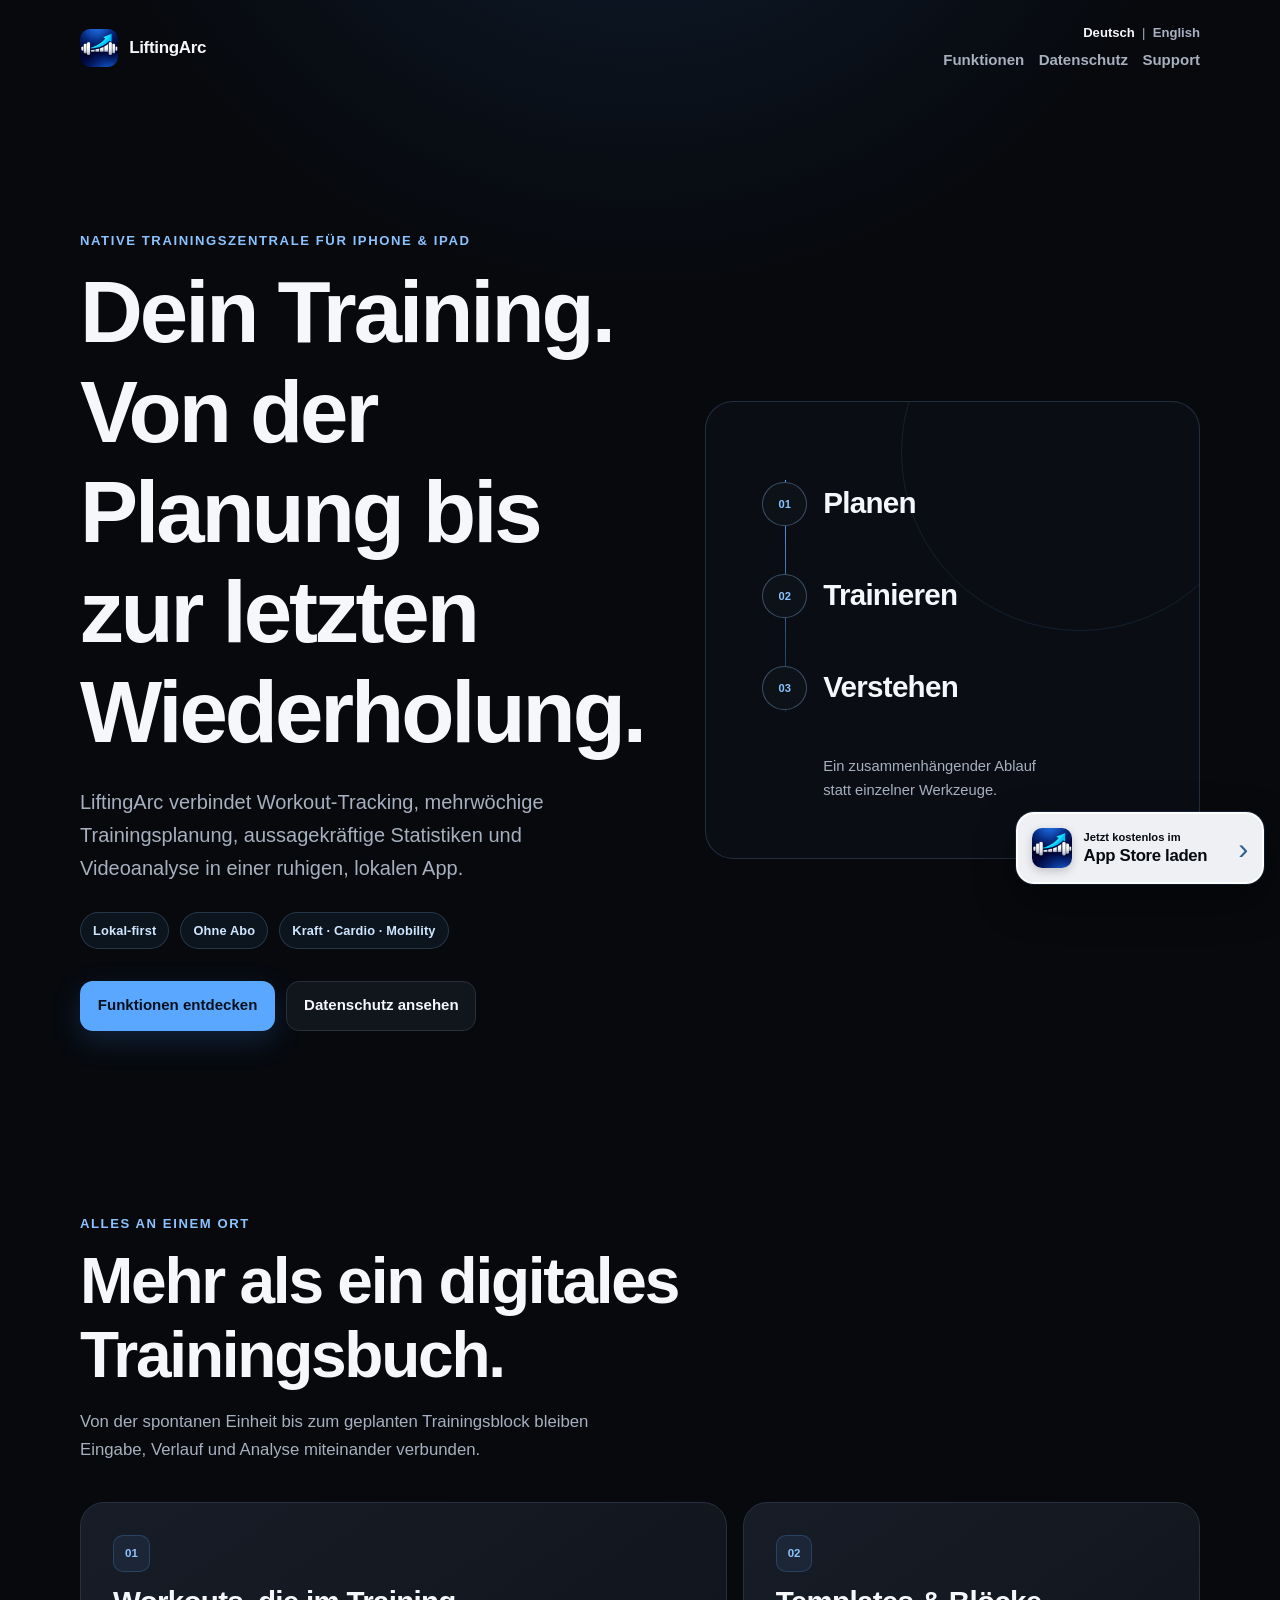
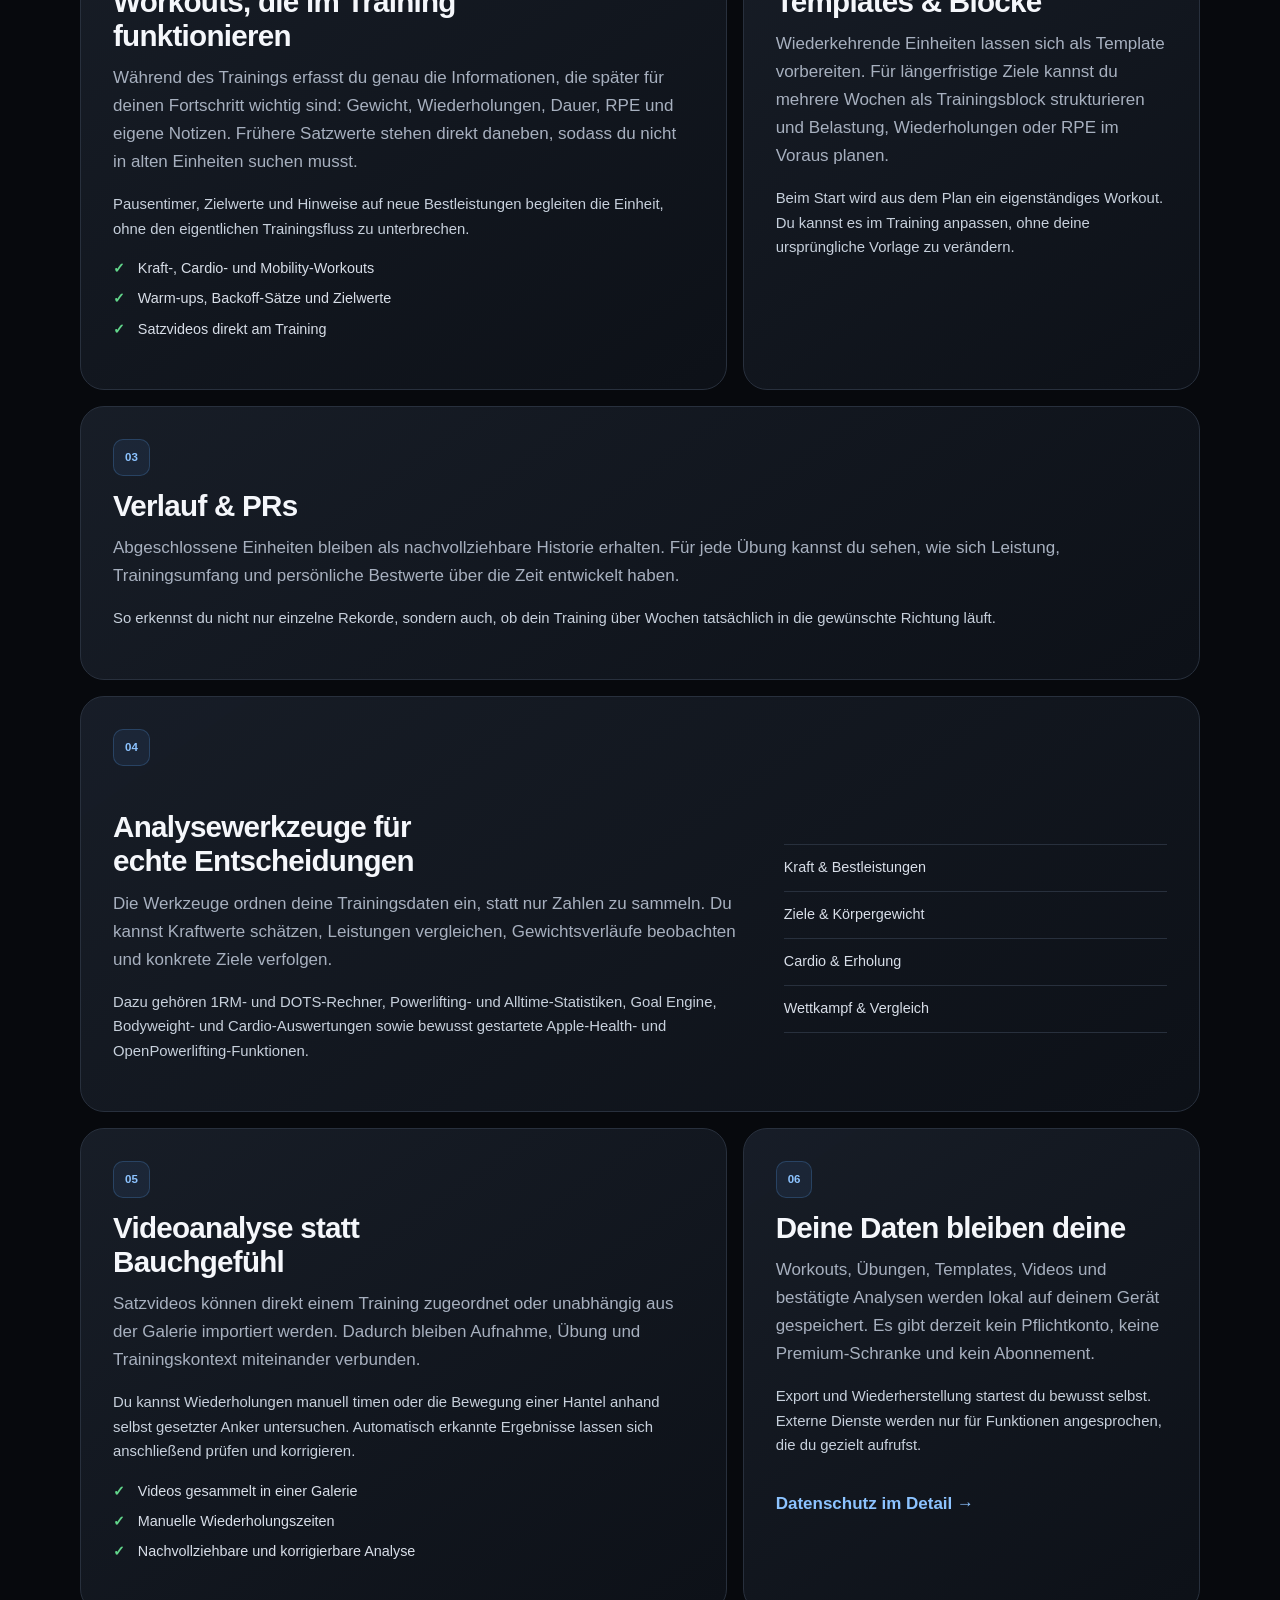
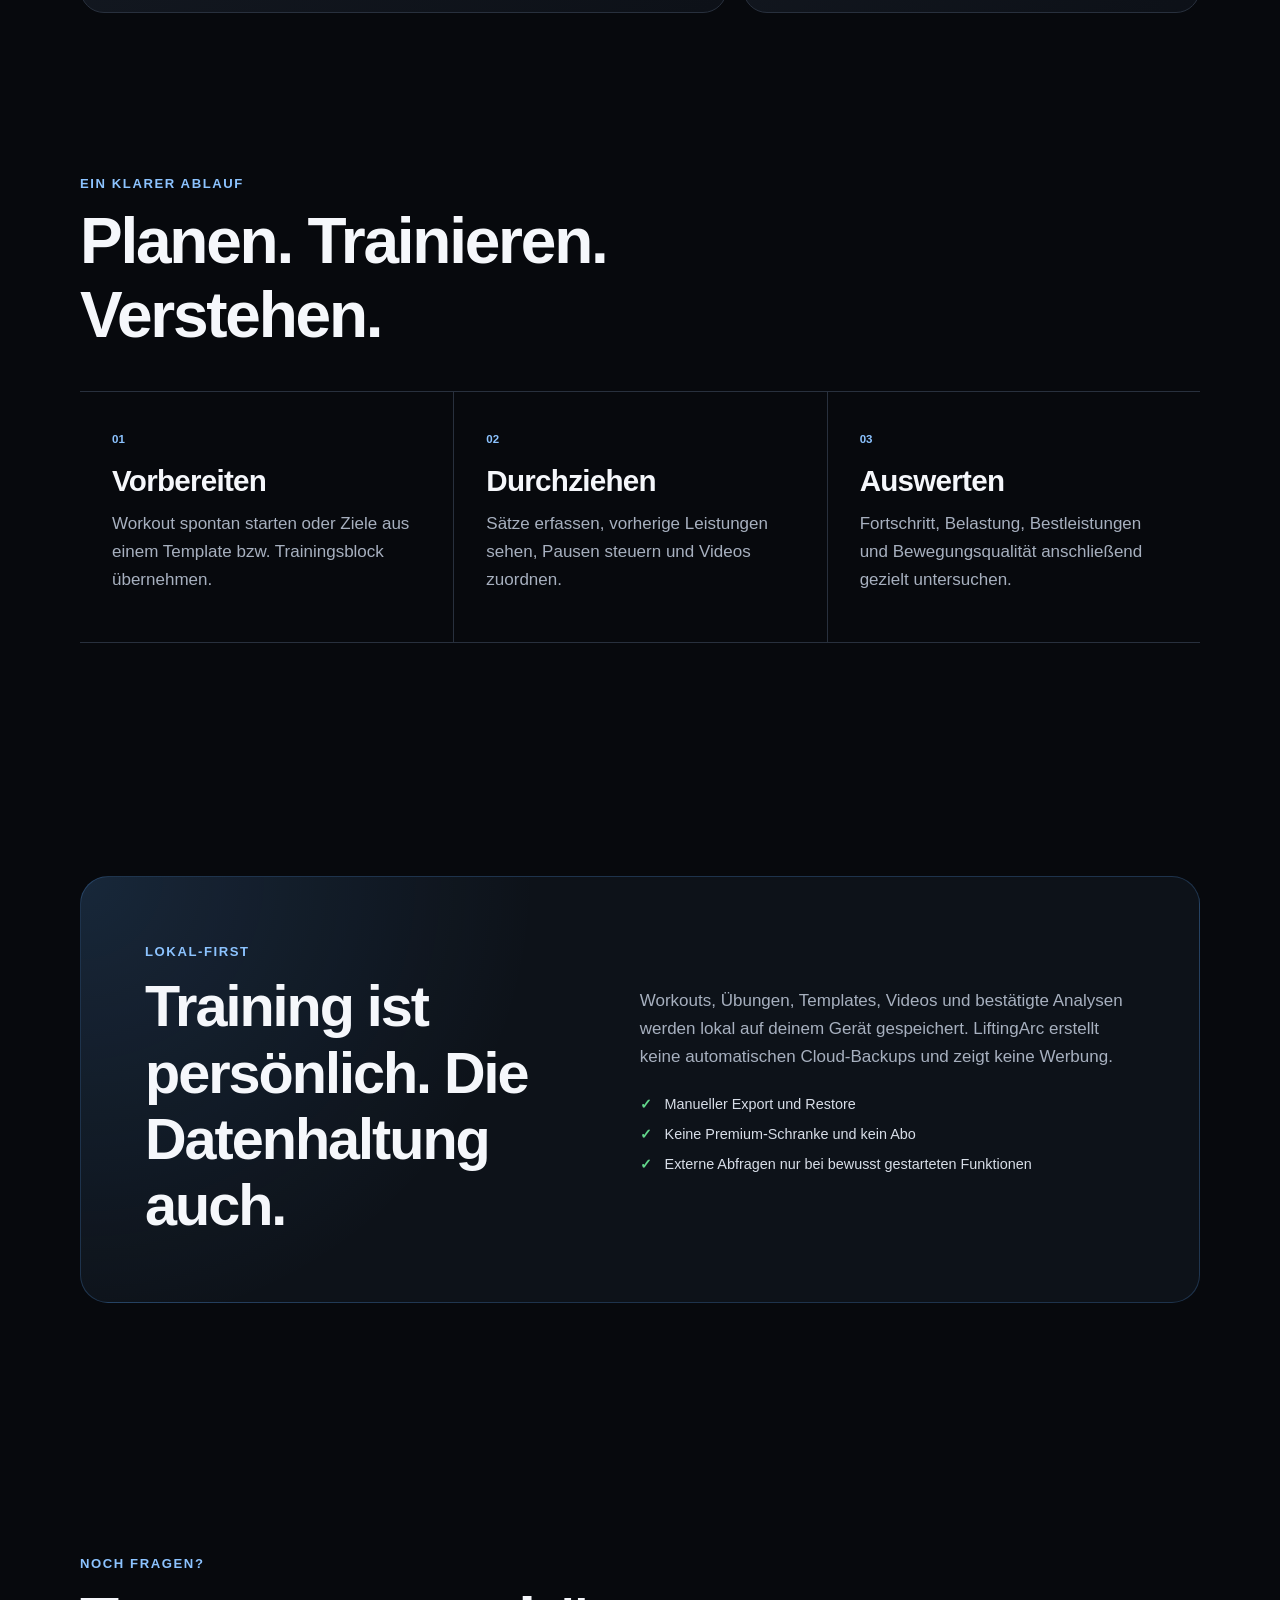
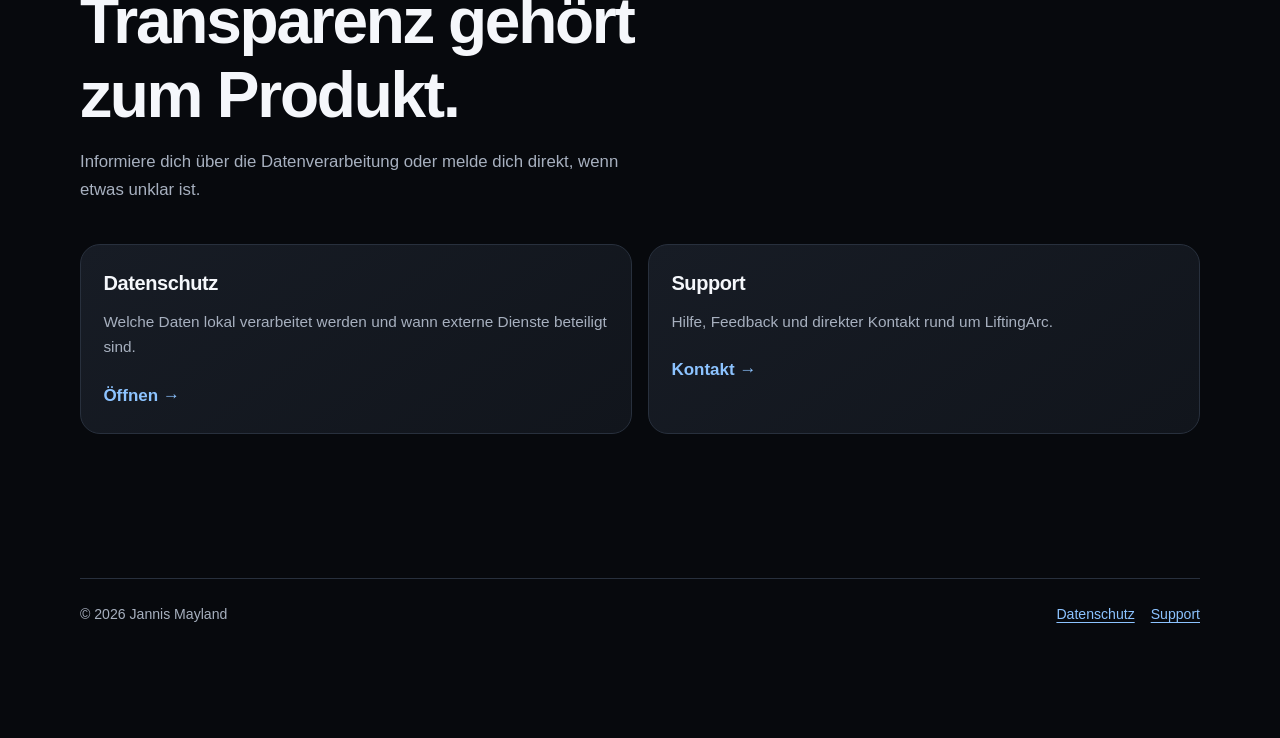
<file: index.html>
<!doctype html>
<html lang="de">
  <head>
    <meta charset="utf-8">
    <meta name="viewport" content="width=device-width, initial-scale=1">
    <meta name="description" content="LiftingArc ist eine lokale iOS-App für Workout-Tracking, Trainingsplanung, Statistiken und Videoanalyse auf iPhone und iPad.">
    <meta name="referrer" content="no-referrer">
    <link rel="alternate" hreflang="de" href="https://jamay5555.github.io/liftingarc/">
    <link rel="alternate" hreflang="en" href="https://jamay5555.github.io/liftingarc/en/">
    <title>LiftingArc – Training planen, tracken und auswerten</title>
    <link rel="icon" href="app-icon.png" type="image/png">
    <link rel="stylesheet" href="styles.css?v=20261012-6">
  </head>
  <body class="landing">
    <a class="skip-link" href="#inhalt">Zum Inhalt</a>
    <header class="site-header">
      <a class="brand" href="./" aria-label="LiftingArc Startseite">
        <img src="app-icon.png" alt="" width="38" height="38">
        <span>LiftingArc</span>
      </a>
      <div class="header-actions">
        <nav class="language-switch" aria-label="Sprache auswählen">
          <a href="./" aria-current="page">Deutsch</a>
          <span aria-hidden="true">|</span>
          <a href="en/" lang="en">English</a>
        </nav>
        <nav class="site-nav" aria-label="Hauptnavigation">
          <a href="#funktionen">Funktionen</a>
          <a href="privacy/">Datenschutz</a>
          <a href="support/">Support</a>
        </nav>
      </div>
    </header>

    <main id="inhalt">
      <section class="hero" aria-labelledby="hero-title">
        <div class="hero-copy">
          <p class="eyebrow">Native Trainingszentrale für iPhone &amp; iPad</p>
          <h1 id="hero-title">Dein Training. Von der Planung bis zur letzten Wiederholung.</h1>
          <p class="lead">LiftingArc verbindet Workout-Tracking, mehrwöchige Trainingsplanung, aussagekräftige Statistiken und Videoanalyse in einer ruhigen, lokalen App.</p>
          <div class="hero-tags" aria-label="Wichtige Eigenschaften">
            <span>Lokal-first</span><span>Ohne Abo</span><span>Kraft · Cardio · Mobility</span>
          </div>
          <div class="hero-actions">
            <a class="button button-primary" href="#funktionen">Funktionen entdecken</a>
            <a class="button button-secondary" href="privacy/">Datenschutz ansehen</a>
          </div>
        </div>

        <div class="concept-visual" role="img" aria-label="Planen, Trainieren und Verstehen bilden einen zusammenhängenden Trainingskreislauf">
          <div class="concept-loop">
            <div class="concept-step"><span>01</span><strong>Planen</strong></div>
            <div class="concept-step"><span>02</span><strong>Trainieren</strong></div>
            <div class="concept-step"><span>03</span><strong>Verstehen</strong></div>
          </div>
          <p>Ein zusammenhängender Ablauf statt einzelner Werkzeuge.</p>
        </div>
      </section>

      <section id="funktionen" class="section-block" aria-labelledby="features-title">
        <div class="section-heading">
          <p class="eyebrow">Alles an einem Ort</p>
          <h2 id="features-title">Mehr als ein digitales Trainingsbuch.</h2>
          <p>Von der spontanen Einheit bis zum geplanten Trainingsblock bleiben Eingabe, Verlauf und Analyse miteinander verbunden.</p>
        </div>

        <div class="feature-grid">
          <article class="feature-card feature-card-large">
            <span class="feature-index" aria-hidden="true">01</span>
            <h3>Workouts, die im Training funktionieren</h3>
            <p>Während des Trainings erfasst du genau die Informationen, die später für deinen Fortschritt wichtig sind: Gewicht, Wiederholungen, Dauer, RPE und eigene Notizen. Frühere Satzwerte stehen direkt daneben, sodass du nicht in alten Einheiten suchen musst.</p>
            <p class="feature-detail">Pausentimer, Zielwerte und Hinweise auf neue Bestleistungen begleiten die Einheit, ohne den eigentlichen Trainingsfluss zu unterbrechen.</p>
            <ul class="check-list"><li>Kraft-, Cardio- und Mobility-Workouts</li><li>Warm-ups, Backoff-Sätze und Zielwerte</li><li>Satzvideos direkt am Training</li></ul>
          </article>
          <article class="feature-card">
            <span class="feature-index" aria-hidden="true">02</span>
            <h3>Templates &amp; Blöcke</h3>
            <p>Wiederkehrende Einheiten lassen sich als Template vorbereiten. Für längerfristige Ziele kannst du mehrere Wochen als Trainingsblock strukturieren und Belastung, Wiederholungen oder RPE im Voraus planen.</p>
            <p class="feature-detail">Beim Start wird aus dem Plan ein eigenständiges Workout. Du kannst es im Training anpassen, ohne deine ursprüngliche Vorlage zu verändern.</p>
          </article>
          <article class="feature-card">
            <span class="feature-index" aria-hidden="true">03</span>
            <h3>Verlauf &amp; PRs</h3>
            <p>Abgeschlossene Einheiten bleiben als nachvollziehbare Historie erhalten. Für jede Übung kannst du sehen, wie sich Leistung, Trainingsumfang und persönliche Bestwerte über die Zeit entwickelt haben.</p>
            <p class="feature-detail">So erkennst du nicht nur einzelne Rekorde, sondern auch, ob dein Training über Wochen tatsächlich in die gewünschte Richtung läuft.</p>
          </article>
          <article class="feature-card feature-card-wide">
            <span class="feature-index" aria-hidden="true">04</span>
            <div><h3>Analysewerkzeuge für echte Entscheidungen</h3><p>Die Werkzeuge ordnen deine Trainingsdaten ein, statt nur Zahlen zu sammeln. Du kannst Kraftwerte schätzen, Leistungen vergleichen, Gewichtsverläufe beobachten und konkrete Ziele verfolgen.</p><p class="feature-detail">Dazu gehören 1RM- und DOTS-Rechner, Powerlifting- und Alltime-Statistiken, Goal Engine, Bodyweight- und Cardio-Auswertungen sowie bewusst gestartete Apple-Health- und OpenPowerlifting-Funktionen.</p></div>
            <ul class="topic-list" aria-label="Bereiche der Analysewerkzeuge"><li>Kraft &amp; Bestleistungen</li><li>Ziele &amp; Körpergewicht</li><li>Cardio &amp; Erholung</li><li>Wettkampf &amp; Vergleich</li></ul>
          </article>
          <article class="feature-card feature-card-large video-card">
            <span class="feature-index" aria-hidden="true">05</span>
            <h3>Videoanalyse statt Bauchgefühl</h3>
            <p>Satzvideos können direkt einem Training zugeordnet oder unabhängig aus der Galerie importiert werden. Dadurch bleiben Aufnahme, Übung und Trainingskontext miteinander verbunden.</p>
            <p class="feature-detail">Du kannst Wiederholungen manuell timen oder die Bewegung einer Hantel anhand selbst gesetzter Anker untersuchen. Automatisch erkannte Ergebnisse lassen sich anschließend prüfen und korrigieren.</p>
            <ul class="check-list"><li>Videos gesammelt in einer Galerie</li><li>Manuelle Wiederholungszeiten</li><li>Nachvollziehbare und korrigierbare Analyse</li></ul>
          </article>
          <article class="feature-card privacy-feature">
            <span class="feature-index" aria-hidden="true">06</span>
            <h3>Deine Daten bleiben deine</h3>
            <p>Workouts, Übungen, Templates, Videos und bestätigte Analysen werden lokal auf deinem Gerät gespeichert. Es gibt derzeit kein Pflichtkonto, keine Premium-Schranke und kein Abonnement.</p>
            <p class="feature-detail">Export und Wiederherstellung startest du bewusst selbst. Externe Dienste werden nur für Funktionen angesprochen, die du gezielt aufrufst.</p>
            <a href="privacy/">Datenschutz im Detail →</a>
          </article>
        </div>
      </section>

      <section class="workflow section-block" aria-labelledby="workflow-title">
        <div class="section-heading"><p class="eyebrow">Ein klarer Ablauf</p><h2 id="workflow-title">Planen. Trainieren. Verstehen.</h2></div>
        <ol class="workflow-grid">
          <li><span>01</span><h3>Vorbereiten</h3><p>Workout spontan starten oder Ziele aus einem Template bzw. Trainingsblock übernehmen.</p></li>
          <li><span>02</span><h3>Durchziehen</h3><p>Sätze erfassen, vorherige Leistungen sehen, Pausen steuern und Videos zuordnen.</p></li>
          <li><span>03</span><h3>Auswerten</h3><p>Fortschritt, Belastung, Bestleistungen und Bewegungsqualität anschließend gezielt untersuchen.</p></li>
        </ol>
      </section>

      <section class="privacy-panel" aria-labelledby="privacy-title">
        <div><p class="eyebrow">Lokal-first</p><h2 id="privacy-title">Training ist persönlich. Die Datenhaltung auch.</h2></div>
        <div class="privacy-copy">
          <p>Workouts, Übungen, Templates, Videos und bestätigte Analysen werden lokal auf deinem Gerät gespeichert. LiftingArc erstellt keine automatischen Cloud-Backups und zeigt keine Werbung.</p>
          <ul class="check-list compact"><li>Manueller Export und Restore</li><li>Keine Premium-Schranke und kein Abo</li><li>Externe Abfragen nur bei bewusst gestarteten Funktionen</li></ul>
        </div>
      </section>

      <section class="closing-section" aria-labelledby="closing-title">
        <p class="eyebrow">Noch Fragen?</p>
        <h2 id="closing-title">Transparenz gehört zum Produkt.</h2>
        <p>Informiere dich über die Datenverarbeitung oder melde dich direkt, wenn etwas unklar ist.</p>
        <div class="legal-grid">
          <a class="action-card" href="privacy/"><span class="card-title">Datenschutz</span><span class="card-copy">Welche Daten lokal verarbeitet werden und wann externe Dienste beteiligt sind.</span><span class="card-arrow" aria-hidden="true">Öffnen →</span></a>
          <a class="action-card" href="support/"><span class="card-title">Support</span><span class="card-copy">Hilfe, Feedback und direkter Kontakt rund um LiftingArc.</span><span class="card-arrow" aria-hidden="true">Kontakt →</span></a>
        </div>
      </section>
    </main>

    <a class="app-store-cta" href="https://apps.apple.com/app/liftingarc/id6760977262" aria-label="LiftingArc im App Store laden">
      <img src="app-icon.png" alt="" width="40" height="40">
      <span class="app-store-cta-copy"><span>Jetzt kostenlos im</span><strong>App Store laden</strong></span>
      <span class="app-store-cta-arrow" aria-hidden="true">›</span>
    </a>

    <footer class="site-footer">
      <p>© 2026 Jannis Mayland</p>
      <nav aria-label="Rechtliche Links"><a href="privacy/">Datenschutz</a><a href="support/">Support</a></nav>
    </footer>
  </body>
</html>
</file>
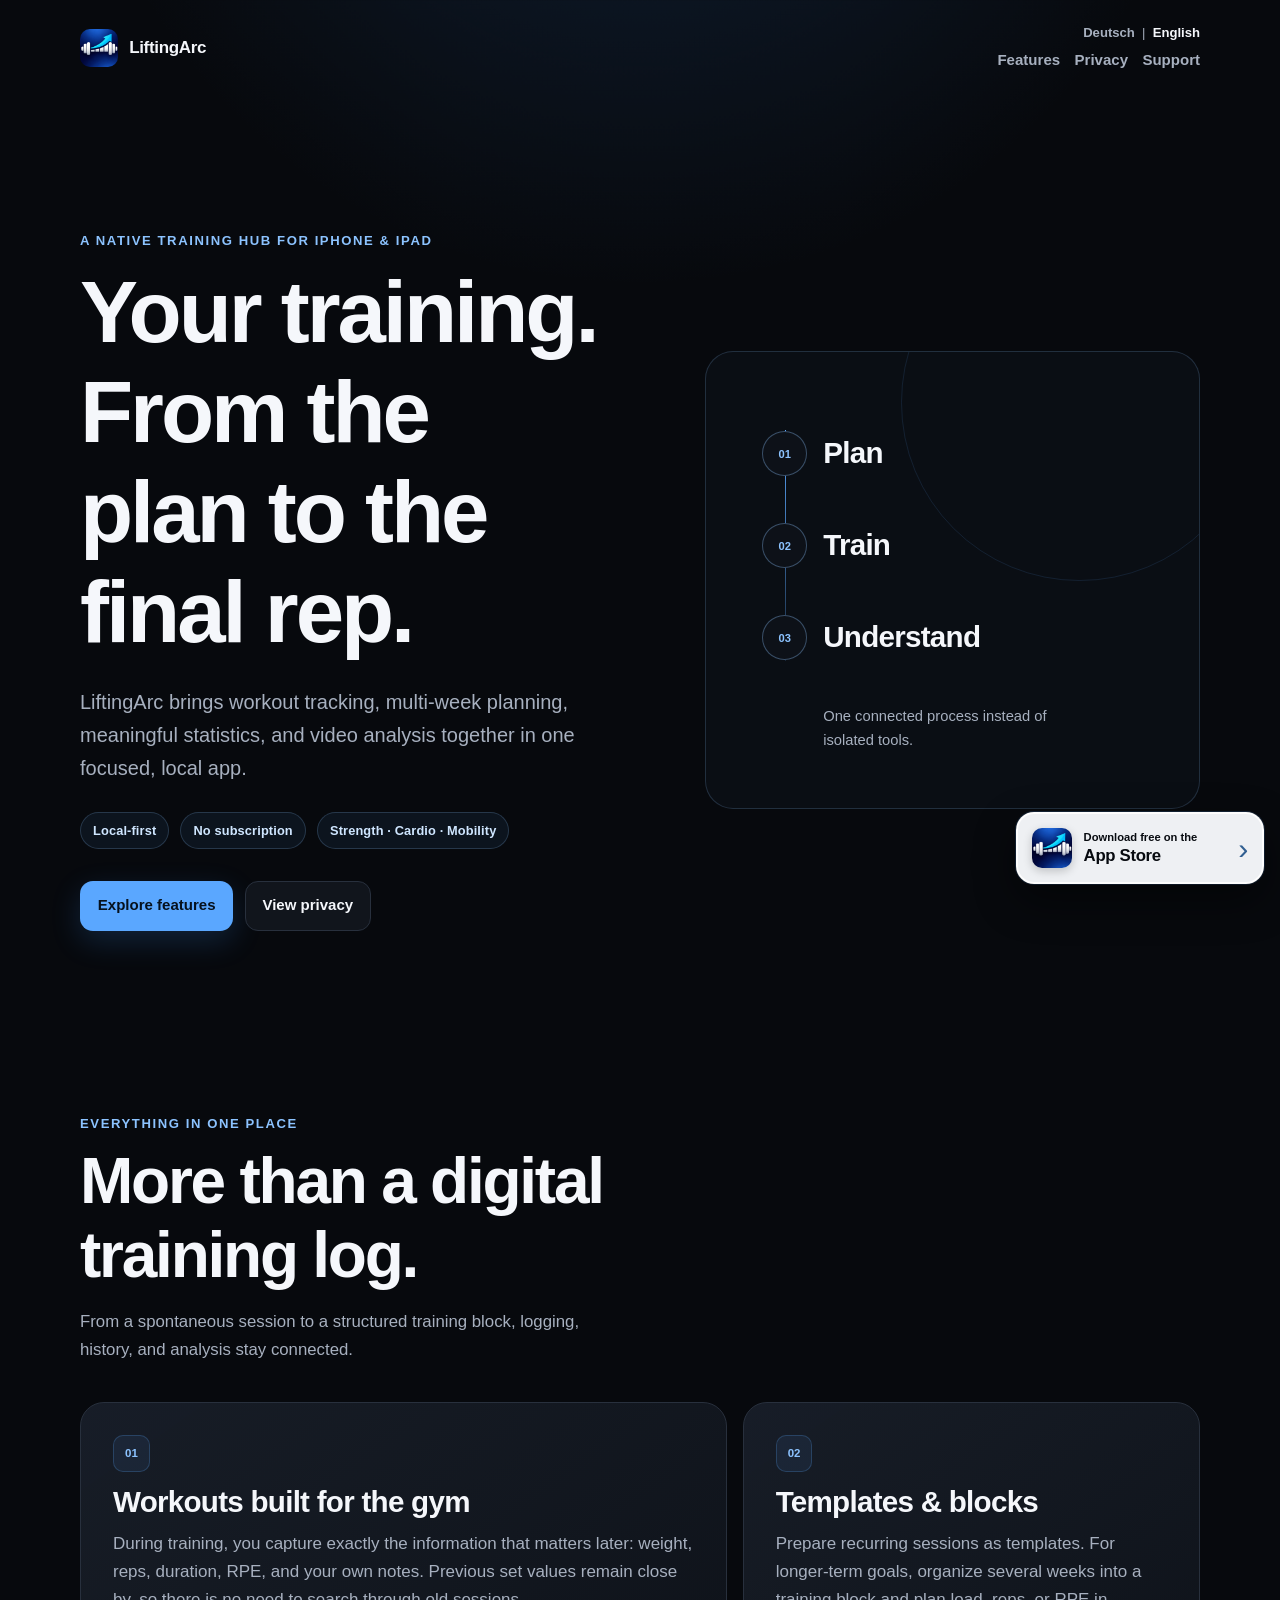
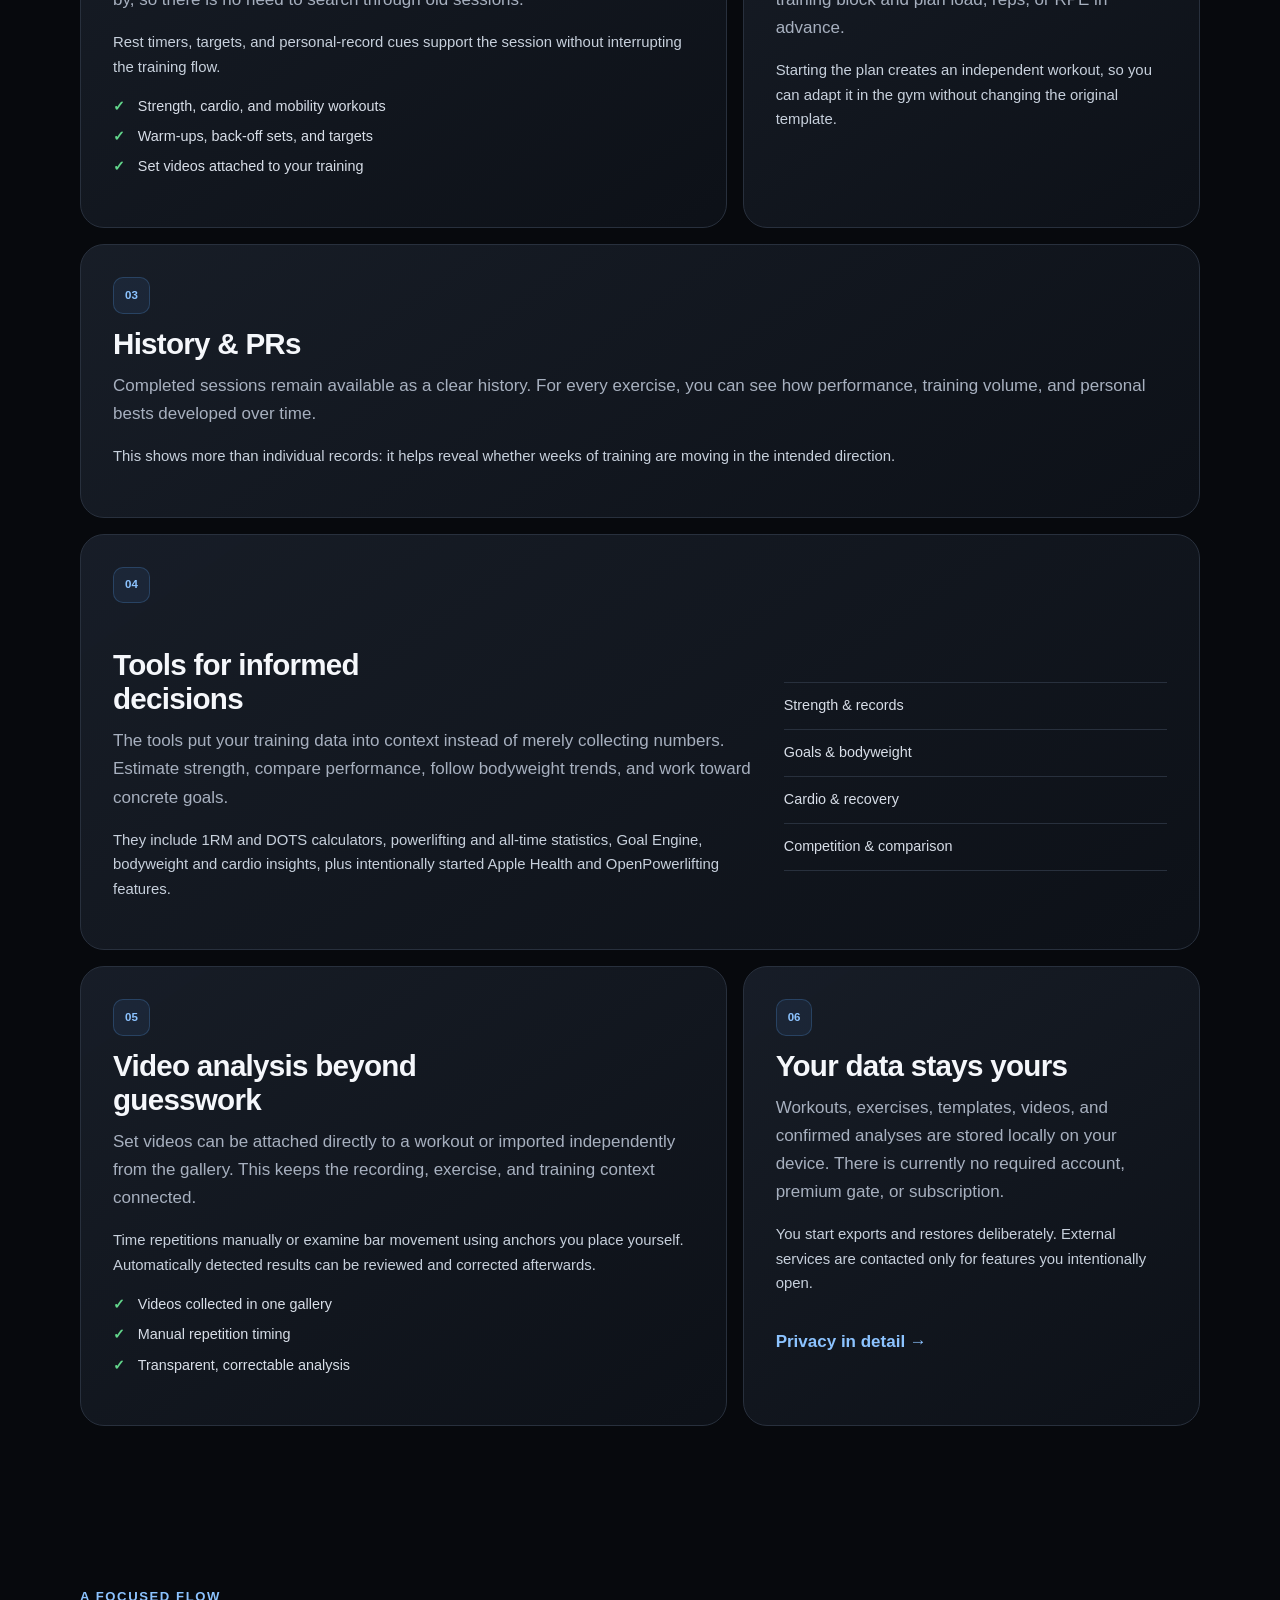
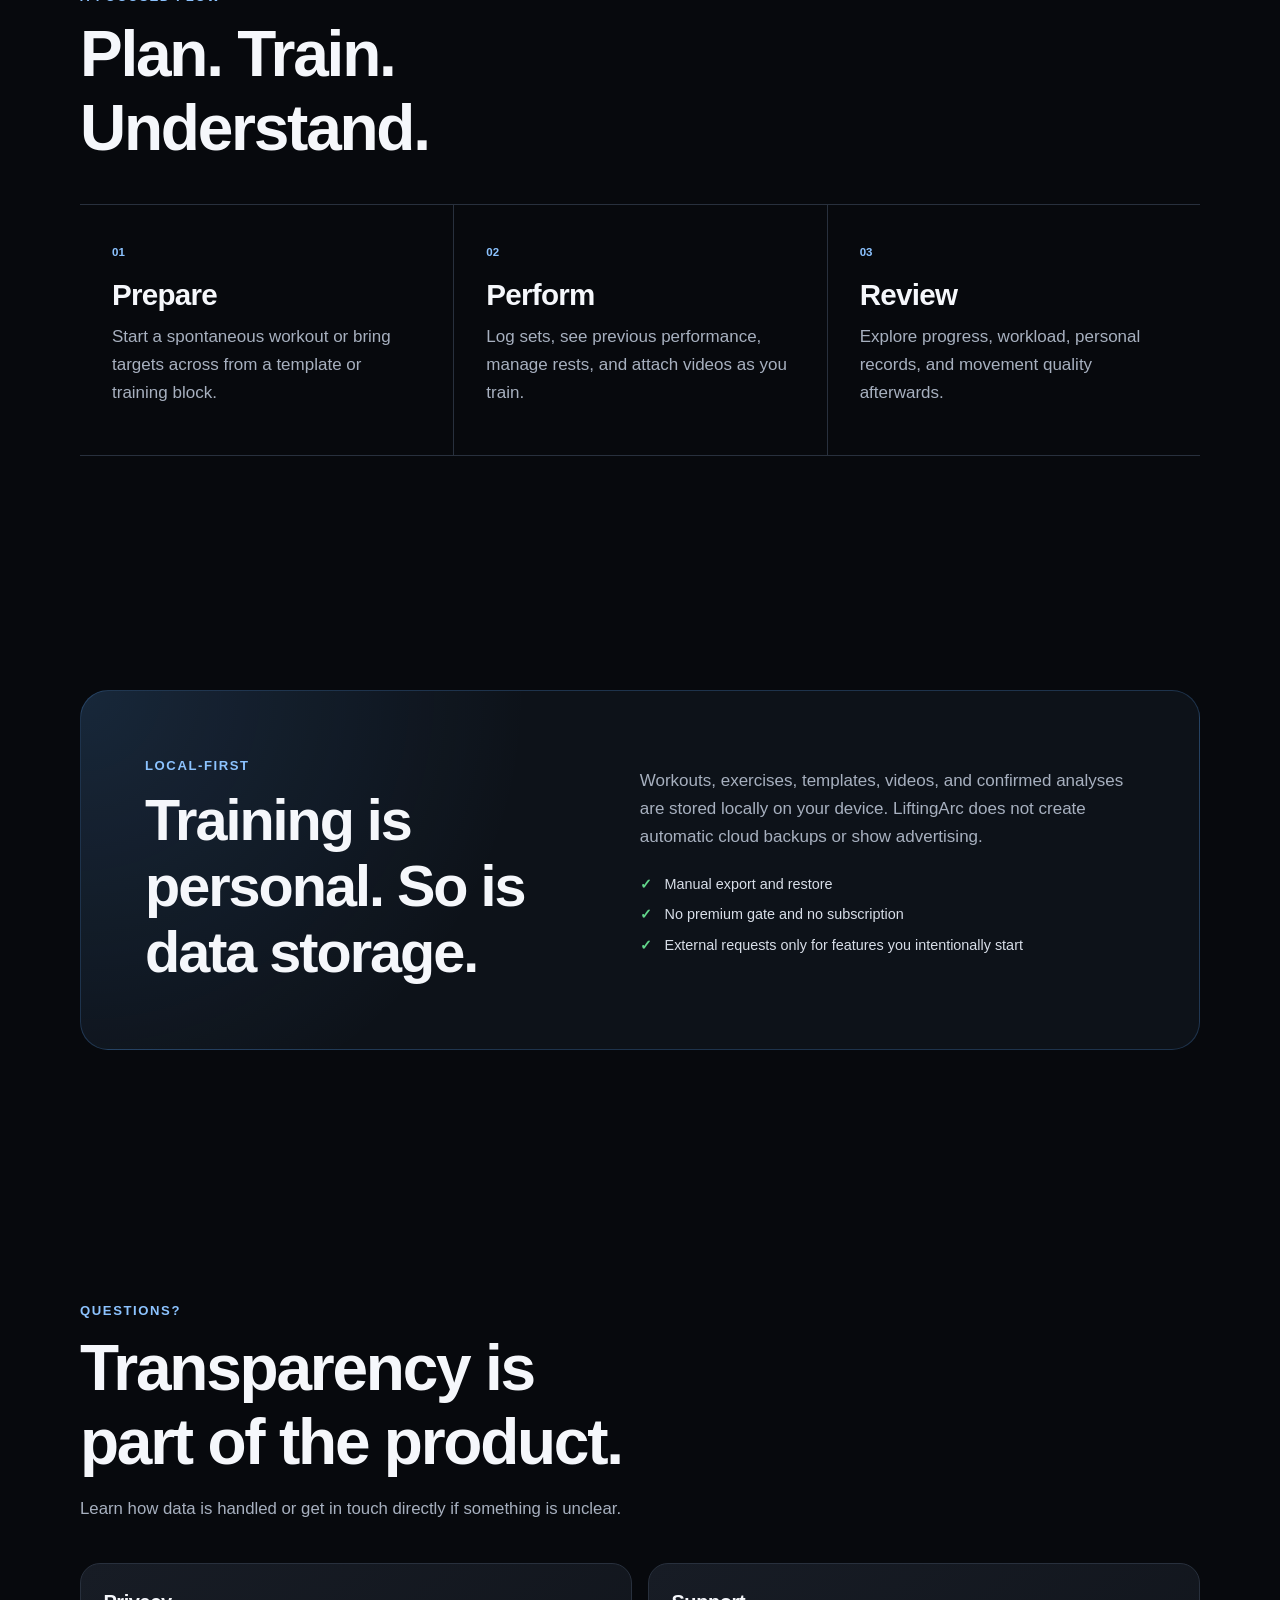
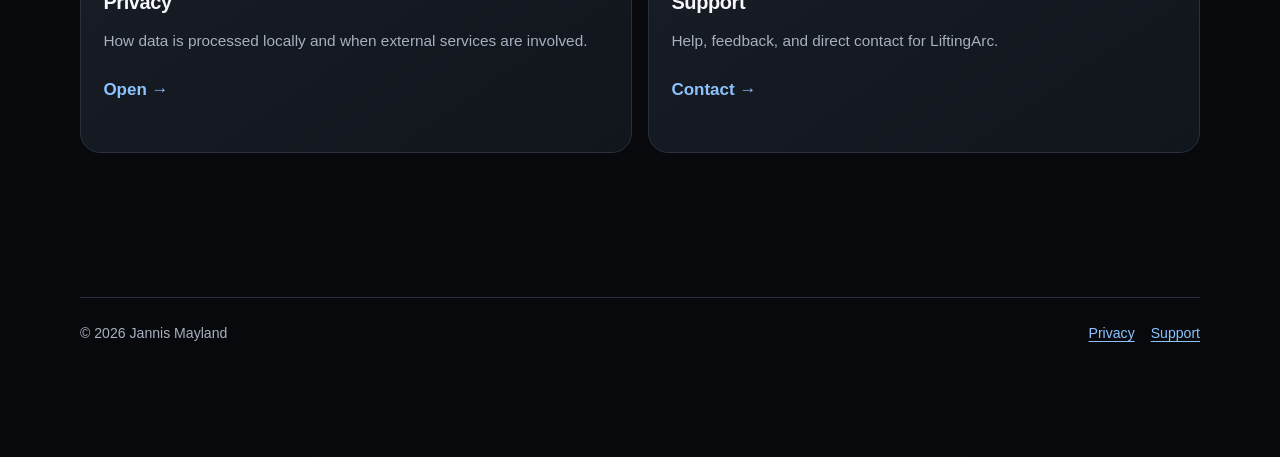
<file: en/index.html>
<!doctype html>
<html lang="en">
  <head>
    <meta charset="utf-8">
    <meta name="viewport" content="width=device-width, initial-scale=1">
    <meta name="description" content="LiftingArc is a local iOS app for workout tracking, training plans, statistics, and video analysis on iPhone and iPad.">
    <meta name="referrer" content="no-referrer">
    <link rel="alternate" hreflang="de" href="https://jamay5555.github.io/liftingarc/">
    <link rel="alternate" hreflang="en" href="https://jamay5555.github.io/liftingarc/en/">
    <title>LiftingArc – Plan, track, and analyze your training</title>
    <link rel="icon" href="../app-icon.png" type="image/png">
    <link rel="stylesheet" href="../styles.css?v=20261012-6">
  </head>
  <body class="landing">
    <a class="skip-link" href="#content">Skip to content</a>
    <header class="site-header">
      <a class="brand" href="./" aria-label="LiftingArc home"><img src="../app-icon.png" alt="" width="38" height="38"><span>LiftingArc</span></a>
      <div class="header-actions">
        <nav class="language-switch" aria-label="Select language"><a href="../" lang="de">Deutsch</a><span aria-hidden="true">|</span><a href="./" aria-current="page">English</a></nav>
        <nav class="site-nav" aria-label="Main navigation"><a href="#features">Features</a><a href="../privacy/en/">Privacy</a><a href="../support/en/">Support</a></nav>
      </div>
    </header>

    <main id="content">
      <section class="hero" aria-labelledby="hero-title">
        <div class="hero-copy">
          <p class="eyebrow">A native training hub for iPhone &amp; iPad</p>
          <h1 id="hero-title">Your training. From the plan to the final rep.</h1>
          <p class="lead">LiftingArc brings workout tracking, multi-week planning, meaningful statistics, and video analysis together in one focused, local app.</p>
          <div class="hero-tags" aria-label="Key characteristics"><span>Local-first</span><span>No subscription</span><span>Strength · Cardio · Mobility</span></div>
          <div class="hero-actions"><a class="button button-primary" href="#features">Explore features</a><a class="button button-secondary" href="../privacy/en/">View privacy</a></div>
        </div>
        <div class="concept-visual" role="img" aria-label="Planning, training, and understanding form one connected training cycle">
          <div class="concept-loop"><div class="concept-step"><span>01</span><strong>Plan</strong></div><div class="concept-step"><span>02</span><strong>Train</strong></div><div class="concept-step"><span>03</span><strong>Understand</strong></div></div>
          <p>One connected process instead of isolated tools.</p>
        </div>
      </section>

      <section id="features" class="section-block" aria-labelledby="features-title">
        <div class="section-heading"><p class="eyebrow">Everything in one place</p><h2 id="features-title">More than a digital training log.</h2><p>From a spontaneous session to a structured training block, logging, history, and analysis stay connected.</p></div>
        <div class="feature-grid">
          <article class="feature-card feature-card-large"><span class="feature-index" aria-hidden="true">01</span><h3>Workouts built for the gym</h3><p>During training, you capture exactly the information that matters later: weight, reps, duration, RPE, and your own notes. Previous set values remain close by, so there is no need to search through old sessions.</p><p class="feature-detail">Rest timers, targets, and personal-record cues support the session without interrupting the training flow.</p><ul class="check-list"><li>Strength, cardio, and mobility workouts</li><li>Warm-ups, back-off sets, and targets</li><li>Set videos attached to your training</li></ul></article>
          <article class="feature-card"><span class="feature-index" aria-hidden="true">02</span><h3>Templates &amp; blocks</h3><p>Prepare recurring sessions as templates. For longer-term goals, organize several weeks into a training block and plan load, reps, or RPE in advance.</p><p class="feature-detail">Starting the plan creates an independent workout, so you can adapt it in the gym without changing the original template.</p></article>
          <article class="feature-card"><span class="feature-index" aria-hidden="true">03</span><h3>History &amp; PRs</h3><p>Completed sessions remain available as a clear history. For every exercise, you can see how performance, training volume, and personal bests developed over time.</p><p class="feature-detail">This shows more than individual records: it helps reveal whether weeks of training are moving in the intended direction.</p></article>
          <article class="feature-card feature-card-wide"><span class="feature-index" aria-hidden="true">04</span><div><h3>Tools for informed decisions</h3><p>The tools put your training data into context instead of merely collecting numbers. Estimate strength, compare performance, follow bodyweight trends, and work toward concrete goals.</p><p class="feature-detail">They include 1RM and DOTS calculators, powerlifting and all-time statistics, Goal Engine, bodyweight and cardio insights, plus intentionally started Apple Health and OpenPowerlifting features.</p></div><ul class="topic-list" aria-label="Analysis tool categories"><li>Strength &amp; records</li><li>Goals &amp; bodyweight</li><li>Cardio &amp; recovery</li><li>Competition &amp; comparison</li></ul></article>
          <article class="feature-card feature-card-large video-card"><span class="feature-index" aria-hidden="true">05</span><h3>Video analysis beyond guesswork</h3><p>Set videos can be attached directly to a workout or imported independently from the gallery. This keeps the recording, exercise, and training context connected.</p><p class="feature-detail">Time repetitions manually or examine bar movement using anchors you place yourself. Automatically detected results can be reviewed and corrected afterwards.</p><ul class="check-list"><li>Videos collected in one gallery</li><li>Manual repetition timing</li><li>Transparent, correctable analysis</li></ul></article>
          <article class="feature-card privacy-feature"><span class="feature-index" aria-hidden="true">06</span><h3>Your data stays yours</h3><p>Workouts, exercises, templates, videos, and confirmed analyses are stored locally on your device. There is currently no required account, premium gate, or subscription.</p><p class="feature-detail">You start exports and restores deliberately. External services are contacted only for features you intentionally open.</p><a href="../privacy/en/">Privacy in detail →</a></article>
        </div>
      </section>

      <section class="workflow section-block" aria-labelledby="workflow-title">
        <div class="section-heading"><p class="eyebrow">A focused flow</p><h2 id="workflow-title">Plan. Train. Understand.</h2></div>
        <ol class="workflow-grid"><li><span>01</span><h3>Prepare</h3><p>Start a spontaneous workout or bring targets across from a template or training block.</p></li><li><span>02</span><h3>Perform</h3><p>Log sets, see previous performance, manage rests, and attach videos as you train.</p></li><li><span>03</span><h3>Review</h3><p>Explore progress, workload, personal records, and movement quality afterwards.</p></li></ol>
      </section>

      <section class="privacy-panel" aria-labelledby="privacy-title">
        <div><p class="eyebrow">Local-first</p><h2 id="privacy-title">Training is personal. So is data storage.</h2></div>
        <div class="privacy-copy"><p>Workouts, exercises, templates, videos, and confirmed analyses are stored locally on your device. LiftingArc does not create automatic cloud backups or show advertising.</p><ul class="check-list compact"><li>Manual export and restore</li><li>No premium gate and no subscription</li><li>External requests only for features you intentionally start</li></ul></div>
      </section>

      <section class="closing-section" aria-labelledby="closing-title">
        <p class="eyebrow">Questions?</p><h2 id="closing-title">Transparency is part of the product.</h2><p>Learn how data is handled or get in touch directly if something is unclear.</p>
        <div class="legal-grid"><a class="action-card" href="../privacy/en/"><span class="card-title">Privacy</span><span class="card-copy">How data is processed locally and when external services are involved.</span><span class="card-arrow" aria-hidden="true">Open →</span></a><a class="action-card" href="../support/en/"><span class="card-title">Support</span><span class="card-copy">Help, feedback, and direct contact for LiftingArc.</span><span class="card-arrow" aria-hidden="true">Contact →</span></a></div>
      </section>
    </main>

    <a class="app-store-cta" href="https://apps.apple.com/app/liftingarc/id6760977262" aria-label="Download LiftingArc on the App Store"><img src="../app-icon.png" alt="" width="40" height="40"><span class="app-store-cta-copy"><span>Download free on the</span><strong>App Store</strong></span><span class="app-store-cta-arrow" aria-hidden="true">›</span></a>

    <footer class="site-footer"><p>© 2026 Jannis Mayland</p><nav aria-label="Legal links"><a href="../privacy/en/">Privacy</a><a href="../support/en/">Support</a></nav></footer>
  </body>
</html>
</file>
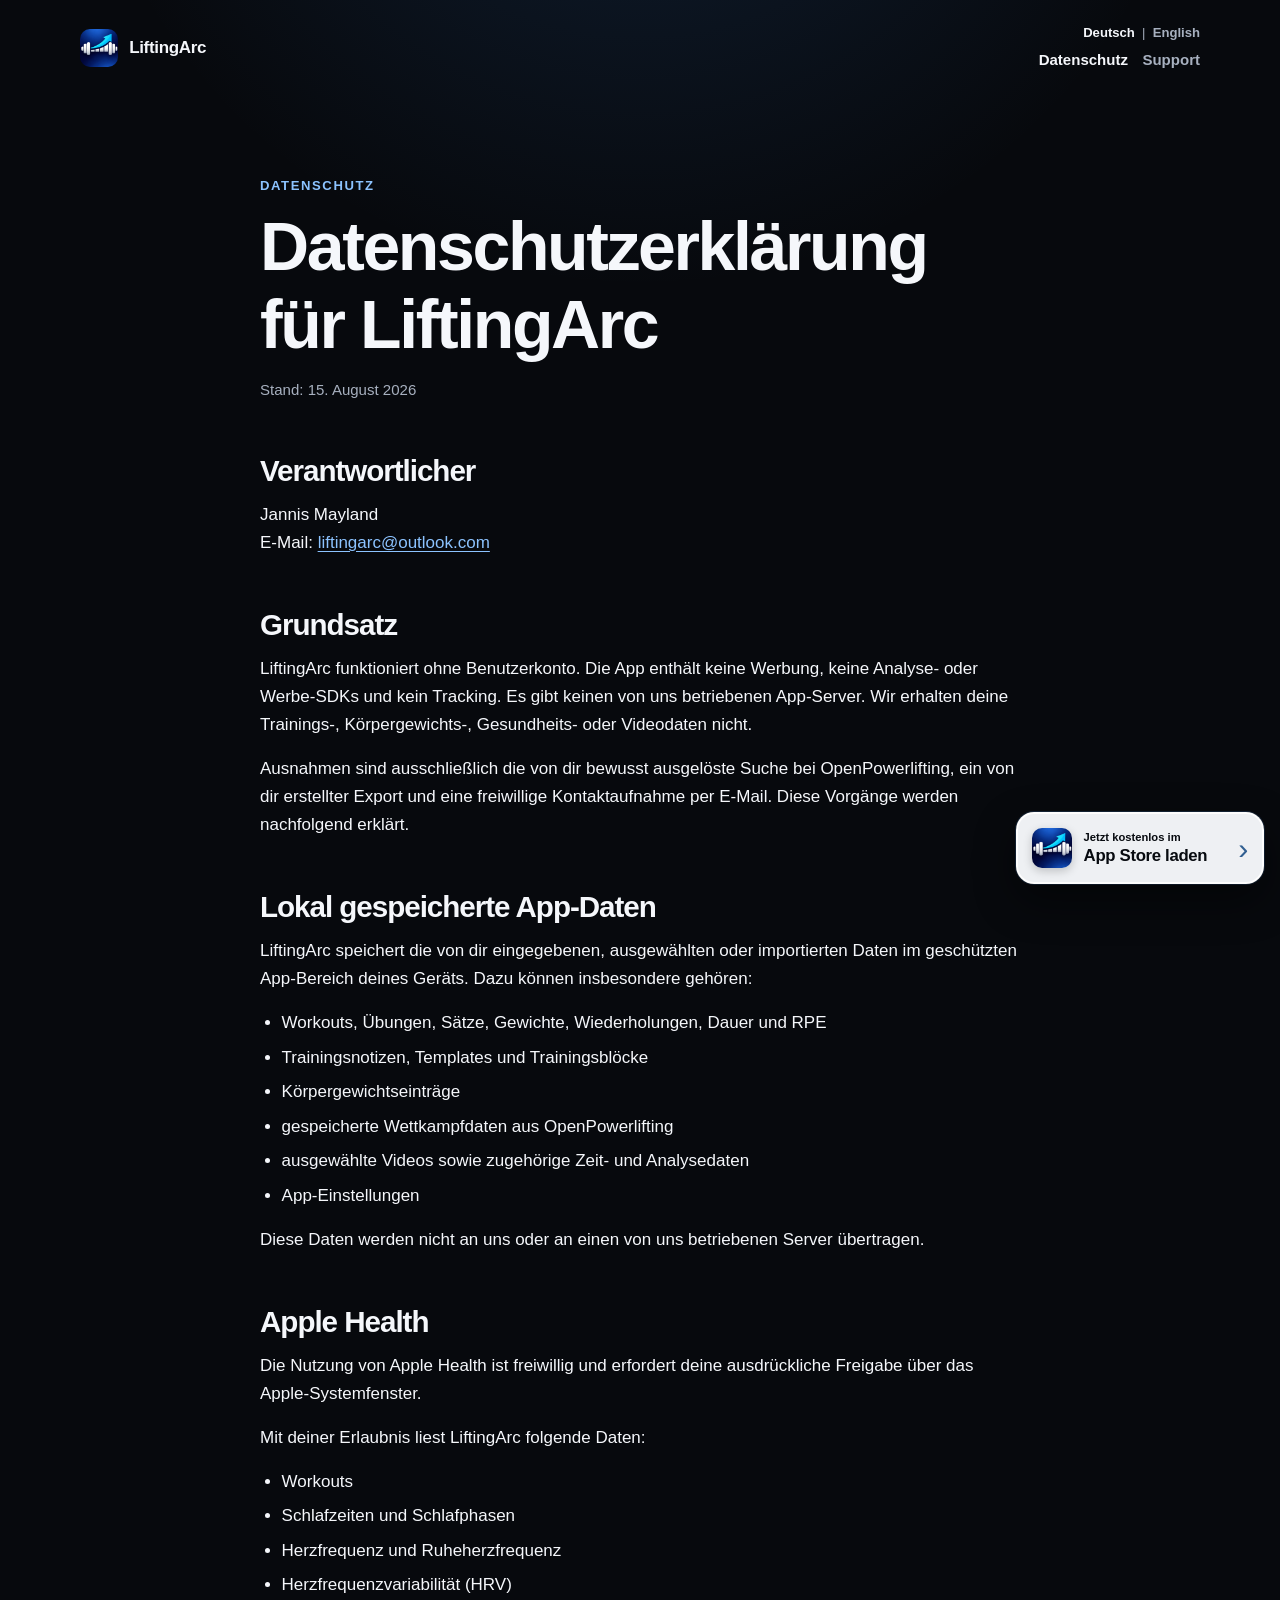
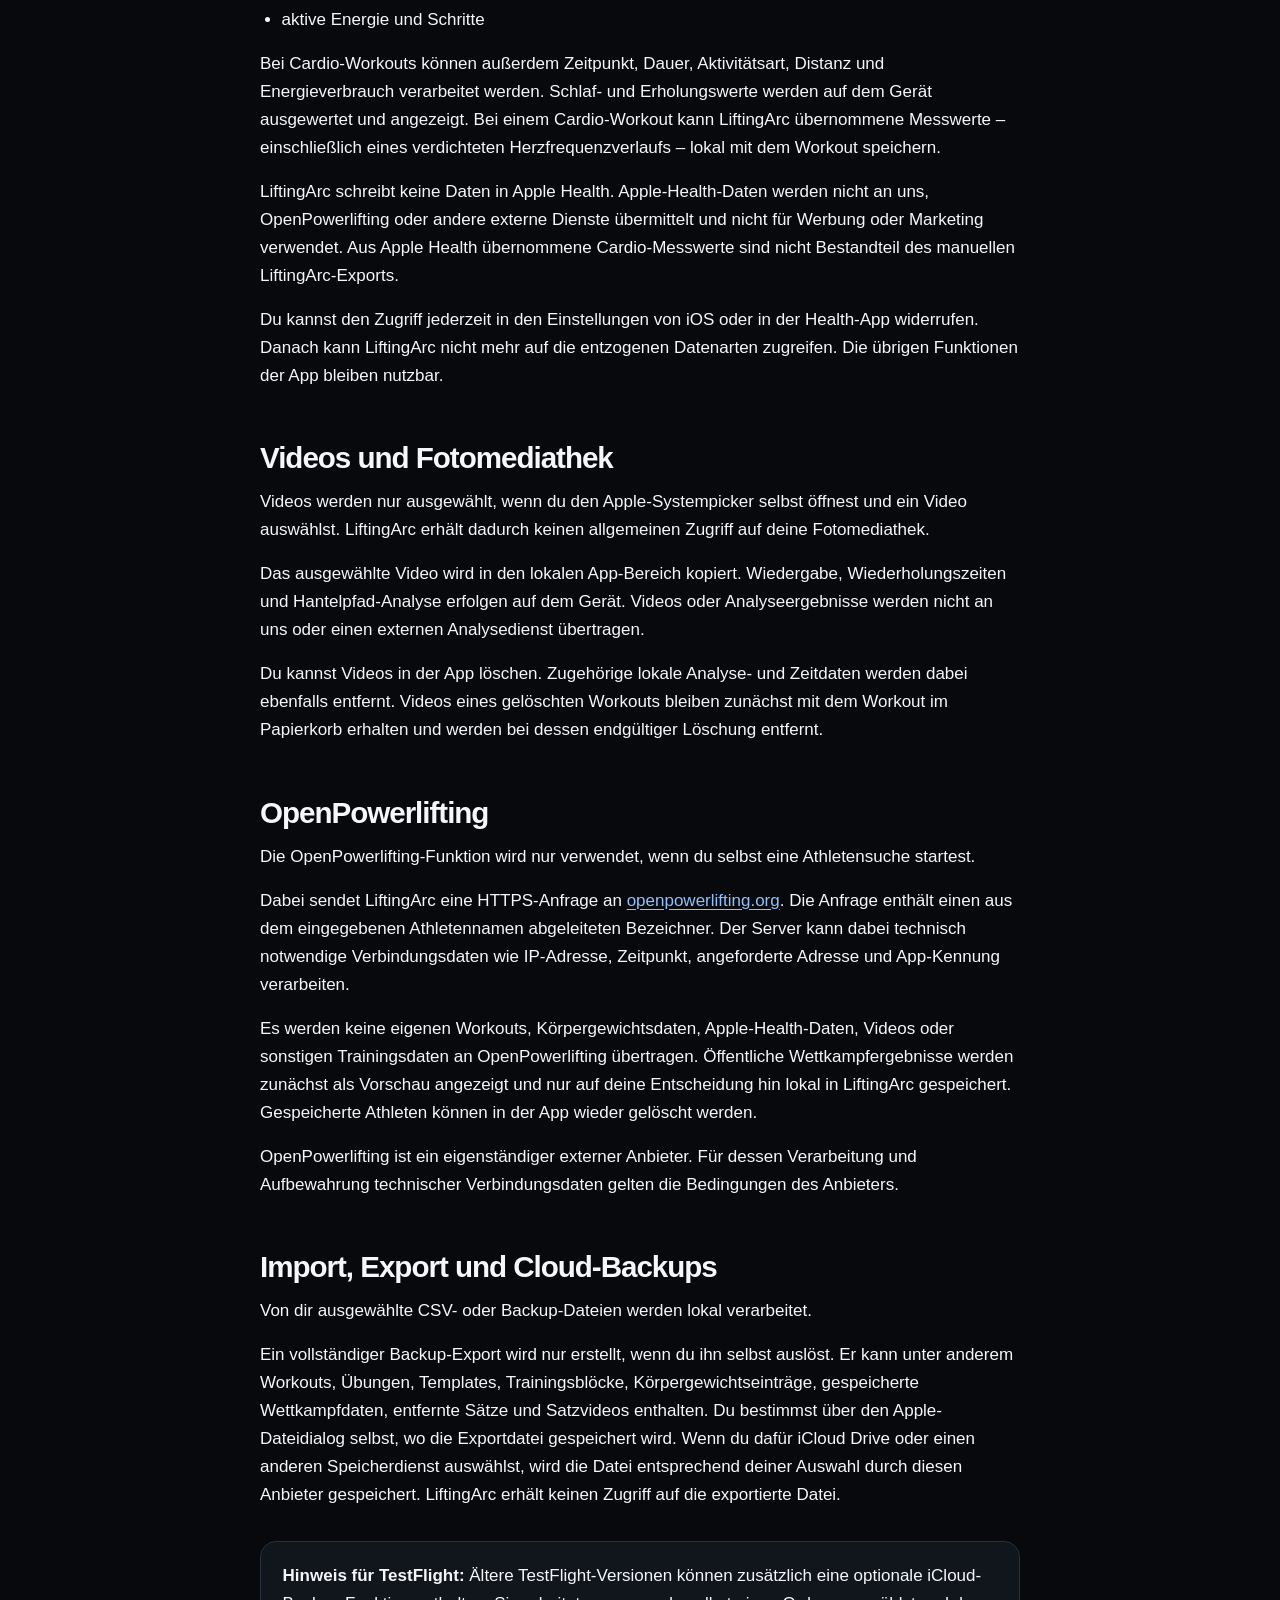
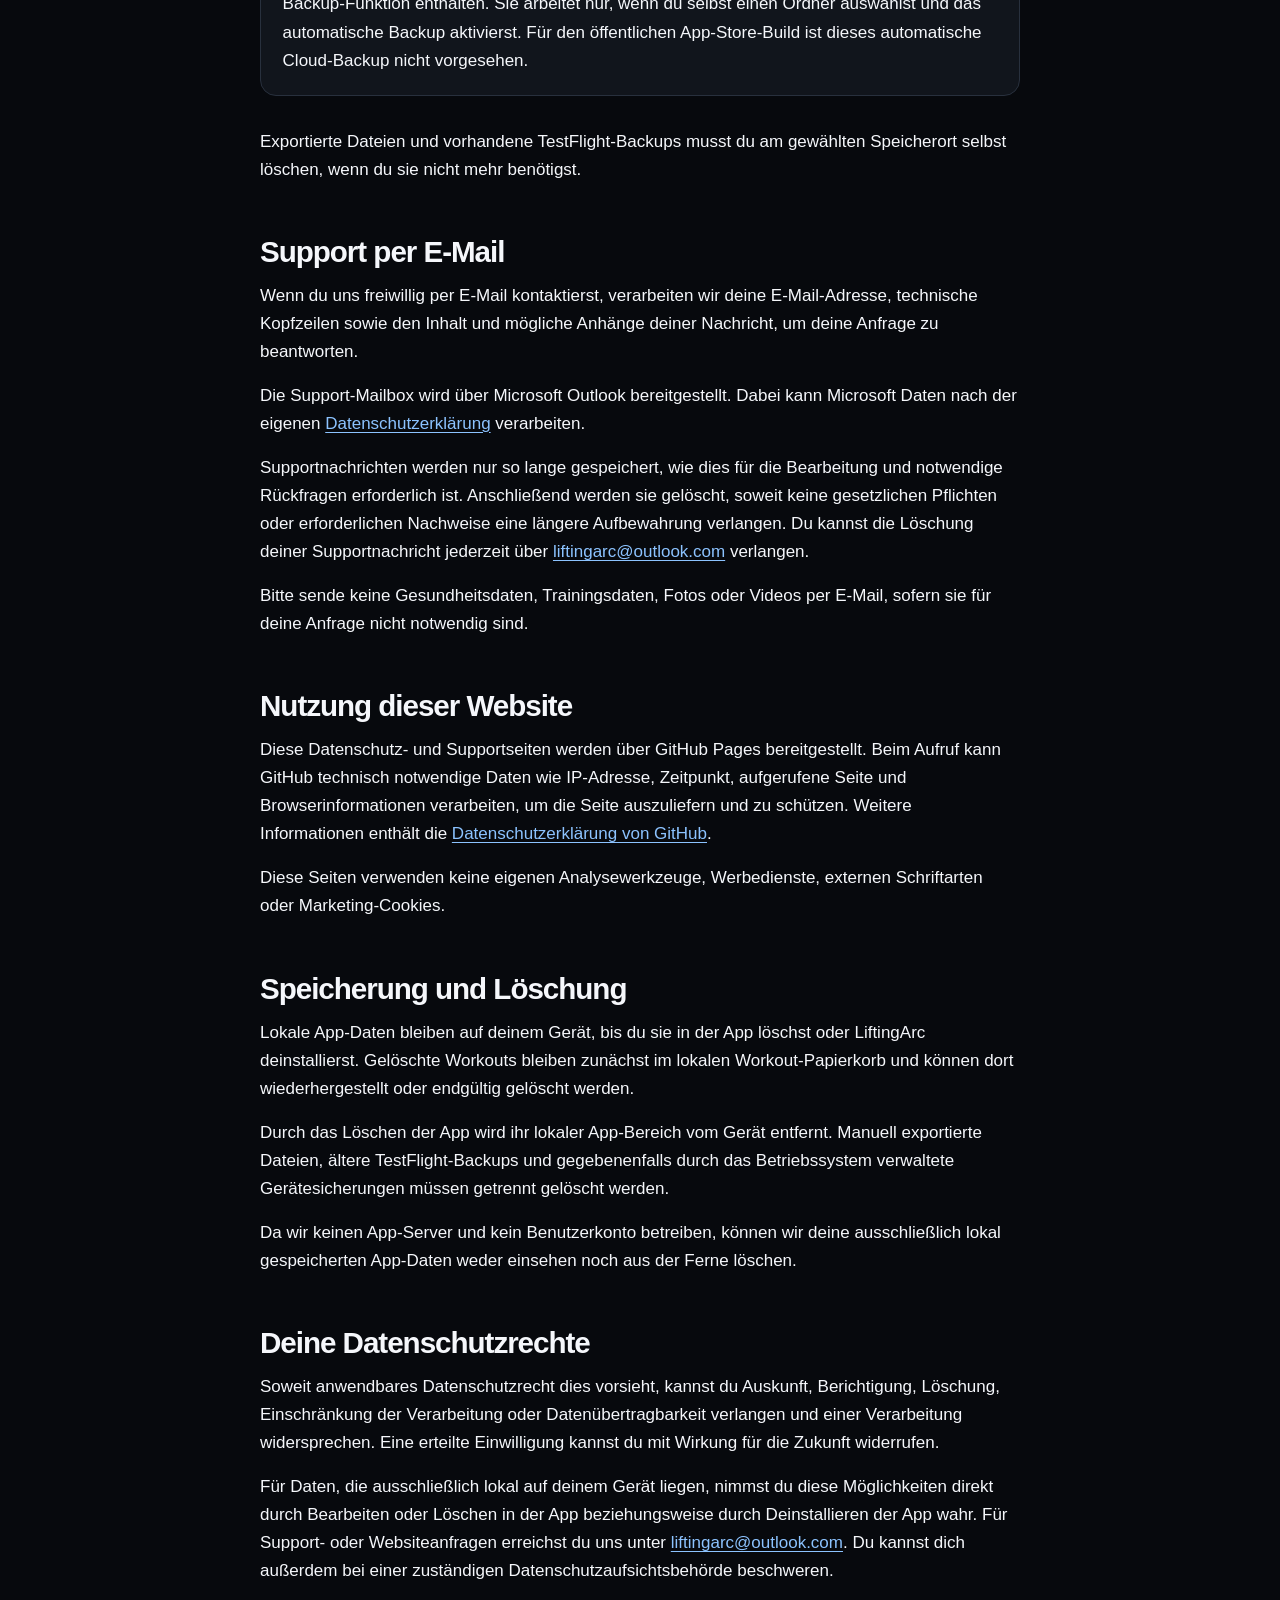
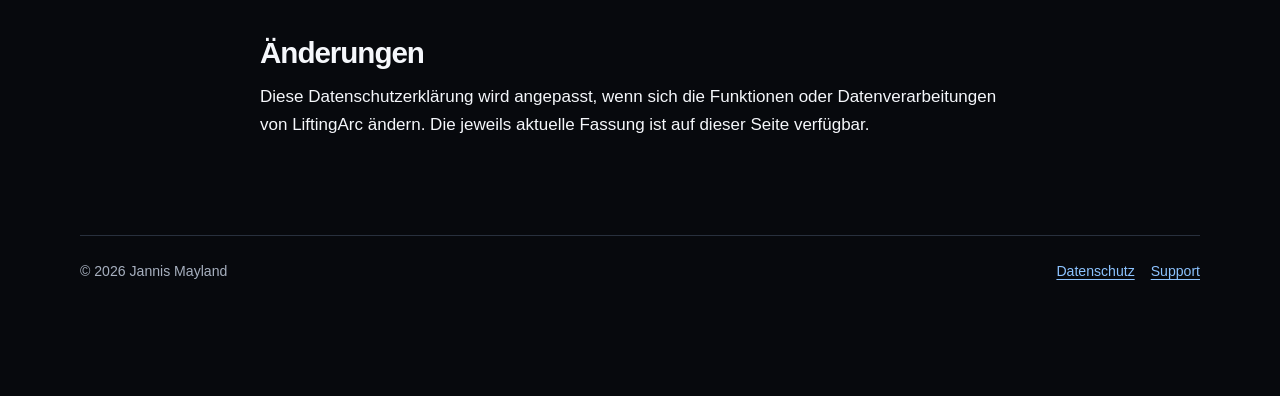
<file: privacy/index.html>
<!doctype html>
<html lang="de">
  <head>
    <meta charset="utf-8">
    <meta name="viewport" content="width=device-width, initial-scale=1">
    <meta name="description" content="Datenschutzerklärung für die iOS-App LiftingArc.">
    <meta name="referrer" content="no-referrer">
    <link rel="alternate" hreflang="de" href="https://jamay5555.github.io/liftingarc/privacy/">
    <link rel="alternate" hreflang="en" href="https://jamay5555.github.io/liftingarc/privacy/en/">
    <title>Datenschutz – LiftingArc</title>
    <link rel="icon" href="../app-icon.png" type="image/png">
    <link rel="stylesheet" href="../styles.css?v=20261012-6">
  </head>
  <body class="document">
    <a class="skip-link" href="#inhalt">Zum Inhalt</a>
    <header class="site-header">
      <a class="brand" href="../" aria-label="LiftingArc Startseite">
        <img src="../app-icon.png" alt="" width="38" height="38">
        <span>LiftingArc</span>
      </a>
      <div class="header-actions">
        <nav class="language-switch" aria-label="Sprache auswählen">
          <a href="./" aria-current="page">Deutsch</a>
          <span aria-hidden="true">|</span>
          <a href="en/" lang="en">English</a>
        </nav>
        <nav class="site-nav" aria-label="Hauptnavigation">
          <a href="./" aria-current="page">Datenschutz</a>
          <a href="../support/">Support</a>
        </nav>
      </div>
    </header>

    <main id="inhalt">
      <p class="eyebrow">Datenschutz</p>
      <h1>Datenschutzerklärung für LiftingArc</h1>
      <p class="meta">Stand: 15. August 2026</p>

      <h2>Verantwortlicher</h2>
      <p>
        Jannis Mayland<br>
        E-Mail: <a href="mailto:liftingarc@outlook.com">liftingarc@outlook.com</a>
      </p>

      <h2>Grundsatz</h2>
      <p>
        LiftingArc funktioniert ohne Benutzerkonto. Die App enthält keine Werbung, keine Analyse- oder Werbe-SDKs und kein Tracking. Es gibt keinen von uns betriebenen App-Server. Wir erhalten deine Trainings-, Körpergewichts-, Gesundheits- oder Videodaten nicht.
      </p>
      <p>
        Ausnahmen sind ausschließlich die von dir bewusst ausgelöste Suche bei OpenPowerlifting, ein von dir erstellter Export und eine freiwillige Kontaktaufnahme per E-Mail. Diese Vorgänge werden nachfolgend erklärt.
      </p>

      <h2>Lokal gespeicherte App-Daten</h2>
      <p>LiftingArc speichert die von dir eingegebenen, ausgewählten oder importierten Daten im geschützten App-Bereich deines Geräts. Dazu können insbesondere gehören:</p>
      <ul>
        <li>Workouts, Übungen, Sätze, Gewichte, Wiederholungen, Dauer und RPE</li>
        <li>Trainingsnotizen, Templates und Trainingsblöcke</li>
        <li>Körpergewichtseinträge</li>
        <li>gespeicherte Wettkampfdaten aus OpenPowerlifting</li>
        <li>ausgewählte Videos sowie zugehörige Zeit- und Analysedaten</li>
        <li>App-Einstellungen</li>
      </ul>
      <p>Diese Daten werden nicht an uns oder an einen von uns betriebenen Server übertragen.</p>

      <h2>Apple Health</h2>
      <p>Die Nutzung von Apple Health ist freiwillig und erfordert deine ausdrückliche Freigabe über das Apple-Systemfenster.</p>
      <p>Mit deiner Erlaubnis liest LiftingArc folgende Daten:</p>
      <ul>
        <li>Workouts</li>
        <li>Schlafzeiten und Schlafphasen</li>
        <li>Herzfrequenz und Ruheherzfrequenz</li>
        <li>Herzfrequenzvariabilität (HRV)</li>
        <li>aktive Energie und Schritte</li>
      </ul>
      <p>
        Bei Cardio-Workouts können außerdem Zeitpunkt, Dauer, Aktivitätsart, Distanz und Energieverbrauch verarbeitet werden. Schlaf- und Erholungswerte werden auf dem Gerät ausgewertet und angezeigt. Bei einem Cardio-Workout kann LiftingArc übernommene Messwerte – einschließlich eines verdichteten Herzfrequenzverlaufs – lokal mit dem Workout speichern.
      </p>
      <p>
        LiftingArc schreibt keine Daten in Apple Health. Apple-Health-Daten werden nicht an uns, OpenPowerlifting oder andere externe Dienste übermittelt und nicht für Werbung oder Marketing verwendet. Aus Apple Health übernommene Cardio-Messwerte sind nicht Bestandteil des manuellen LiftingArc-Exports.
      </p>
      <p>
        Du kannst den Zugriff jederzeit in den Einstellungen von iOS oder in der Health-App widerrufen. Danach kann LiftingArc nicht mehr auf die entzogenen Datenarten zugreifen. Die übrigen Funktionen der App bleiben nutzbar.
      </p>

      <h2>Videos und Fotomediathek</h2>
      <p>
        Videos werden nur ausgewählt, wenn du den Apple-Systempicker selbst öffnest und ein Video auswählst. LiftingArc erhält dadurch keinen allgemeinen Zugriff auf deine Fotomediathek.
      </p>
      <p>
        Das ausgewählte Video wird in den lokalen App-Bereich kopiert. Wiedergabe, Wiederholungszeiten und Hantelpfad-Analyse erfolgen auf dem Gerät. Videos oder Analyseergebnisse werden nicht an uns oder einen externen Analysedienst übertragen.
      </p>
      <p>
        Du kannst Videos in der App löschen. Zugehörige lokale Analyse- und Zeitdaten werden dabei ebenfalls entfernt. Videos eines gelöschten Workouts bleiben zunächst mit dem Workout im Papierkorb erhalten und werden bei dessen endgültiger Löschung entfernt.
      </p>

      <h2>OpenPowerlifting</h2>
      <p>Die OpenPowerlifting-Funktion wird nur verwendet, wenn du selbst eine Athletensuche startest.</p>
      <p>
        Dabei sendet LiftingArc eine HTTPS-Anfrage an <a href="https://www.openpowerlifting.org/">openpowerlifting.org</a>. Die Anfrage enthält einen aus dem eingegebenen Athletennamen abgeleiteten Bezeichner. Der Server kann dabei technisch notwendige Verbindungsdaten wie IP-Adresse, Zeitpunkt, angeforderte Adresse und App-Kennung verarbeiten.
      </p>
      <p>
        Es werden keine eigenen Workouts, Körpergewichtsdaten, Apple-Health-Daten, Videos oder sonstigen Trainingsdaten an OpenPowerlifting übertragen. Öffentliche Wettkampfergebnisse werden zunächst als Vorschau angezeigt und nur auf deine Entscheidung hin lokal in LiftingArc gespeichert. Gespeicherte Athleten können in der App wieder gelöscht werden.
      </p>
      <p>OpenPowerlifting ist ein eigenständiger externer Anbieter. Für dessen Verarbeitung und Aufbewahrung technischer Verbindungsdaten gelten die Bedingungen des Anbieters.</p>

      <h2>Import, Export und Cloud-Backups</h2>
      <p>Von dir ausgewählte CSV- oder Backup-Dateien werden lokal verarbeitet.</p>
      <p>
        Ein vollständiger Backup-Export wird nur erstellt, wenn du ihn selbst auslöst. Er kann unter anderem Workouts, Übungen, Templates, Trainingsblöcke, Körpergewichtseinträge, gespeicherte Wettkampfdaten, entfernte Sätze und Satzvideos enthalten. Du bestimmst über den Apple-Dateidialog selbst, wo die Exportdatei gespeichert wird. Wenn du dafür iCloud Drive oder einen anderen Speicherdienst auswählst, wird die Datei entsprechend deiner Auswahl durch diesen Anbieter gespeichert. LiftingArc erhält keinen Zugriff auf die exportierte Datei.
      </p>
      <div class="notice">
        <p><strong>Hinweis für TestFlight:</strong> Ältere TestFlight-Versionen können zusätzlich eine optionale iCloud-Backup-Funktion enthalten. Sie arbeitet nur, wenn du selbst einen Ordner auswählst und das automatische Backup aktivierst. Für den öffentlichen App-Store-Build ist dieses automatische Cloud-Backup nicht vorgesehen.</p>
      </div>
      <p>Exportierte Dateien und vorhandene TestFlight-Backups musst du am gewählten Speicherort selbst löschen, wenn du sie nicht mehr benötigst.</p>

      <h2>Support per E-Mail</h2>
      <p>
        Wenn du uns freiwillig per E-Mail kontaktierst, verarbeiten wir deine E-Mail-Adresse, technische Kopfzeilen sowie den Inhalt und mögliche Anhänge deiner Nachricht, um deine Anfrage zu beantworten.
      </p>
      <p>
        Die Support-Mailbox wird über Microsoft Outlook bereitgestellt. Dabei kann Microsoft Daten nach der eigenen <a href="https://privacy.microsoft.com/de-de/privacystatement">Datenschutzerklärung</a> verarbeiten.
      </p>
      <p>
        Supportnachrichten werden nur so lange gespeichert, wie dies für die Bearbeitung und notwendige Rückfragen erforderlich ist. Anschließend werden sie gelöscht, soweit keine gesetzlichen Pflichten oder erforderlichen Nachweise eine längere Aufbewahrung verlangen. Du kannst die Löschung deiner Supportnachricht jederzeit über <a href="mailto:liftingarc@outlook.com">liftingarc@outlook.com</a> verlangen.
      </p>
      <p>Bitte sende keine Gesundheitsdaten, Trainingsdaten, Fotos oder Videos per E-Mail, sofern sie für deine Anfrage nicht notwendig sind.</p>

      <h2>Nutzung dieser Website</h2>
      <p>
        Diese Datenschutz- und Supportseiten werden über GitHub Pages bereitgestellt. Beim Aufruf kann GitHub technisch notwendige Daten wie IP-Adresse, Zeitpunkt, aufgerufene Seite und Browserinformationen verarbeiten, um die Seite auszuliefern und zu schützen. Weitere Informationen enthält die <a href="https://docs.github.com/de/site-policy/privacy-policies/github-general-privacy-statement">Datenschutzerklärung von GitHub</a>.
      </p>
      <p>Diese Seiten verwenden keine eigenen Analysewerkzeuge, Werbedienste, externen Schriftarten oder Marketing-Cookies.</p>

      <h2>Speicherung und Löschung</h2>
      <p>
        Lokale App-Daten bleiben auf deinem Gerät, bis du sie in der App löschst oder LiftingArc deinstallierst. Gelöschte Workouts bleiben zunächst im lokalen Workout-Papierkorb und können dort wiederhergestellt oder endgültig gelöscht werden.
      </p>
      <p>
        Durch das Löschen der App wird ihr lokaler App-Bereich vom Gerät entfernt. Manuell exportierte Dateien, ältere TestFlight-Backups und gegebenenfalls durch das Betriebssystem verwaltete Gerätesicherungen müssen getrennt gelöscht werden.
      </p>
      <p>Da wir keinen App-Server und kein Benutzerkonto betreiben, können wir deine ausschließlich lokal gespeicherten App-Daten weder einsehen noch aus der Ferne löschen.</p>

      <h2>Deine Datenschutzrechte</h2>
      <p>
        Soweit anwendbares Datenschutzrecht dies vorsieht, kannst du Auskunft, Berichtigung, Löschung, Einschränkung der Verarbeitung oder Datenübertragbarkeit verlangen und einer Verarbeitung widersprechen. Eine erteilte Einwilligung kannst du mit Wirkung für die Zukunft widerrufen.
      </p>
      <p>
        Für Daten, die ausschließlich lokal auf deinem Gerät liegen, nimmst du diese Möglichkeiten direkt durch Bearbeiten oder Löschen in der App beziehungsweise durch Deinstallieren der App wahr. Für Support- oder Websiteanfragen erreichst du uns unter <a href="mailto:liftingarc@outlook.com">liftingarc@outlook.com</a>. Du kannst dich außerdem bei einer zuständigen Datenschutzaufsichtsbehörde beschweren.
      </p>

      <h2>Änderungen</h2>
      <p>Diese Datenschutzerklärung wird angepasst, wenn sich die Funktionen oder Datenverarbeitungen von LiftingArc ändern. Die jeweils aktuelle Fassung ist auf dieser Seite verfügbar.</p>
    </main>

    <a class="app-store-cta" href="https://apps.apple.com/app/liftingarc/id6760977262" aria-label="LiftingArc im App Store laden">
      <img src="../app-icon.png" alt="" width="40" height="40">
      <span class="app-store-cta-copy"><span>Jetzt kostenlos im</span><strong>App Store laden</strong></span>
      <span class="app-store-cta-arrow" aria-hidden="true">›</span>
    </a>

    <footer class="site-footer">
      <p>© 2026 Jannis Mayland</p>
      <nav aria-label="Rechtliche Links">
        <a href="./" aria-current="page">Datenschutz</a>
        <a href="../support/">Support</a>
      </nav>
    </footer>
  </body>
</html>
</file>
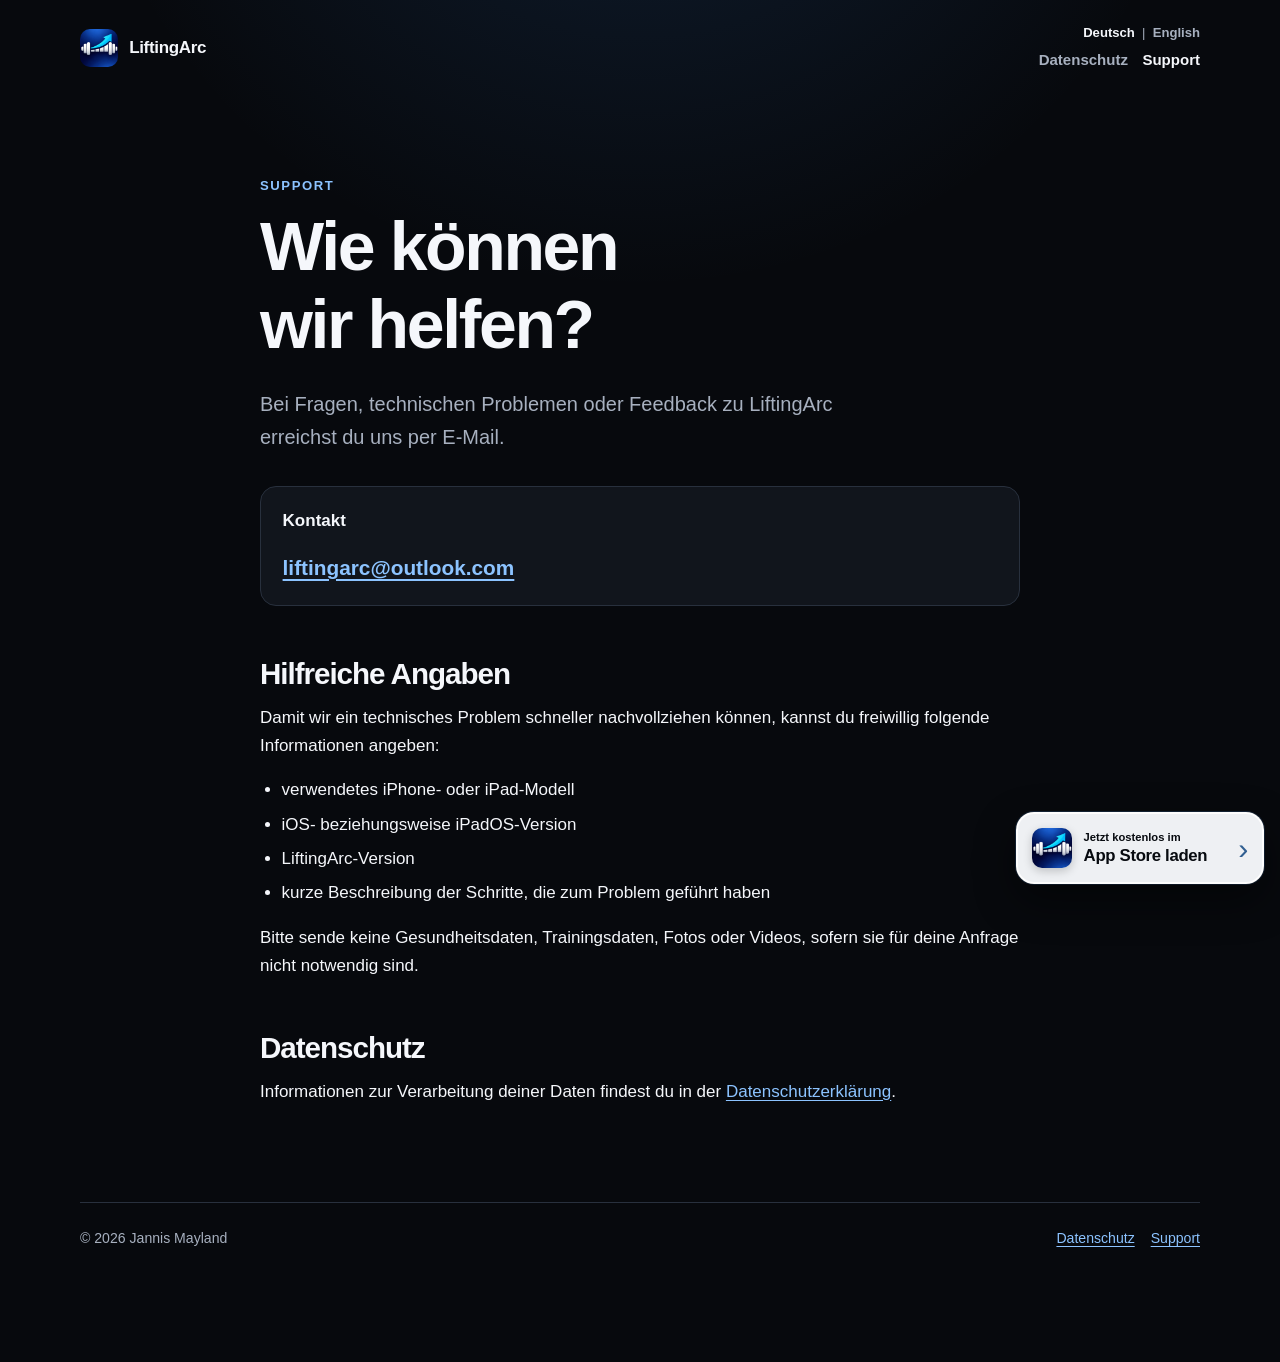
<file: support/index.html>
<!doctype html>
<html lang="de">
  <head>
    <meta charset="utf-8">
    <meta name="viewport" content="width=device-width, initial-scale=1">
    <meta name="description" content="Support und Kontakt für die iOS-App LiftingArc.">
    <meta name="referrer" content="no-referrer">
    <link rel="alternate" hreflang="de" href="https://jamay5555.github.io/liftingarc/support/">
    <link rel="alternate" hreflang="en" href="https://jamay5555.github.io/liftingarc/support/en/">
    <title>Support – LiftingArc</title>
    <link rel="icon" href="../app-icon.png" type="image/png">
    <link rel="stylesheet" href="../styles.css?v=20261012-6">
  </head>
  <body class="document">
    <a class="skip-link" href="#inhalt">Zum Inhalt</a>
    <header class="site-header">
      <a class="brand" href="../" aria-label="LiftingArc Startseite">
        <img src="../app-icon.png" alt="" width="38" height="38">
        <span>LiftingArc</span>
      </a>
      <div class="header-actions">
        <nav class="language-switch" aria-label="Sprache auswählen">
          <a href="./" aria-current="page">Deutsch</a>
          <span aria-hidden="true">|</span>
          <a href="en/" lang="en">English</a>
        </nav>
        <nav class="site-nav" aria-label="Hauptnavigation">
          <a href="../privacy/">Datenschutz</a>
          <a href="./" aria-current="page">Support</a>
        </nav>
      </div>
    </header>

    <main id="inhalt">
      <p class="eyebrow">Support</p>
      <h1>Wie können wir helfen?</h1>
      <p class="lead">Bei Fragen, technischen Problemen oder Feedback zu LiftingArc erreichst du uns per E-Mail.</p>

      <div class="contact-card">
        <p><strong>Kontakt</strong></p>
        <p><a class="contact-link" href="mailto:liftingarc@outlook.com">liftingarc@outlook.com</a></p>
      </div>

      <h2>Hilfreiche Angaben</h2>
      <p>Damit wir ein technisches Problem schneller nachvollziehen können, kannst du freiwillig folgende Informationen angeben:</p>
      <ul>
        <li>verwendetes iPhone- oder iPad-Modell</li>
        <li>iOS- beziehungsweise iPadOS-Version</li>
        <li>LiftingArc-Version</li>
        <li>kurze Beschreibung der Schritte, die zum Problem geführt haben</li>
      </ul>
      <p>Bitte sende keine Gesundheitsdaten, Trainingsdaten, Fotos oder Videos, sofern sie für deine Anfrage nicht notwendig sind.</p>

      <h2>Datenschutz</h2>
      <p>Informationen zur Verarbeitung deiner Daten findest du in der <a href="../privacy/">Datenschutzerklärung</a>.</p>
    </main>

    <a class="app-store-cta" href="https://apps.apple.com/app/liftingarc/id6760977262" aria-label="LiftingArc im App Store laden">
      <img src="../app-icon.png" alt="" width="40" height="40">
      <span class="app-store-cta-copy"><span>Jetzt kostenlos im</span><strong>App Store laden</strong></span>
      <span class="app-store-cta-arrow" aria-hidden="true">›</span>
    </a>

    <footer class="site-footer">
      <p>© 2026 Jannis Mayland</p>
      <nav aria-label="Rechtliche Links">
        <a href="../privacy/">Datenschutz</a>
        <a href="./" aria-current="page">Support</a>
      </nav>
    </footer>
  </body>
</html>
</file>
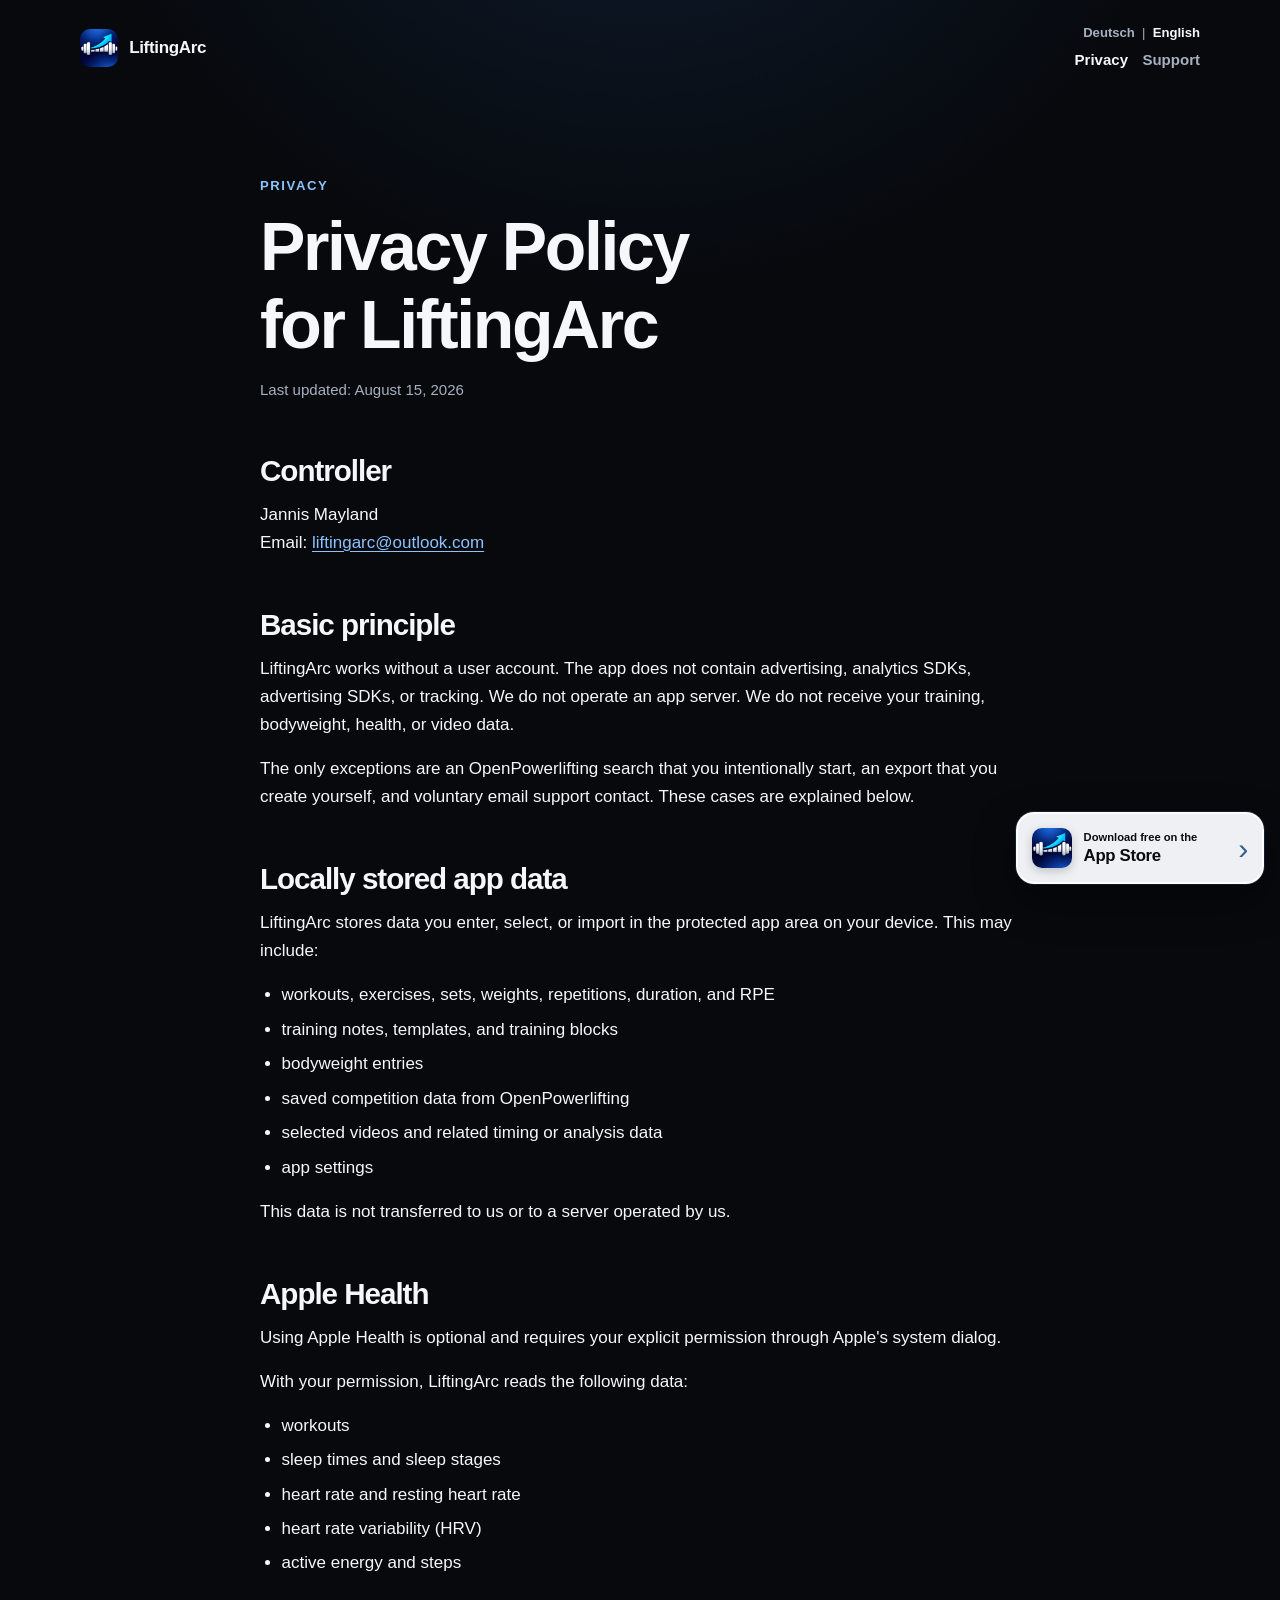
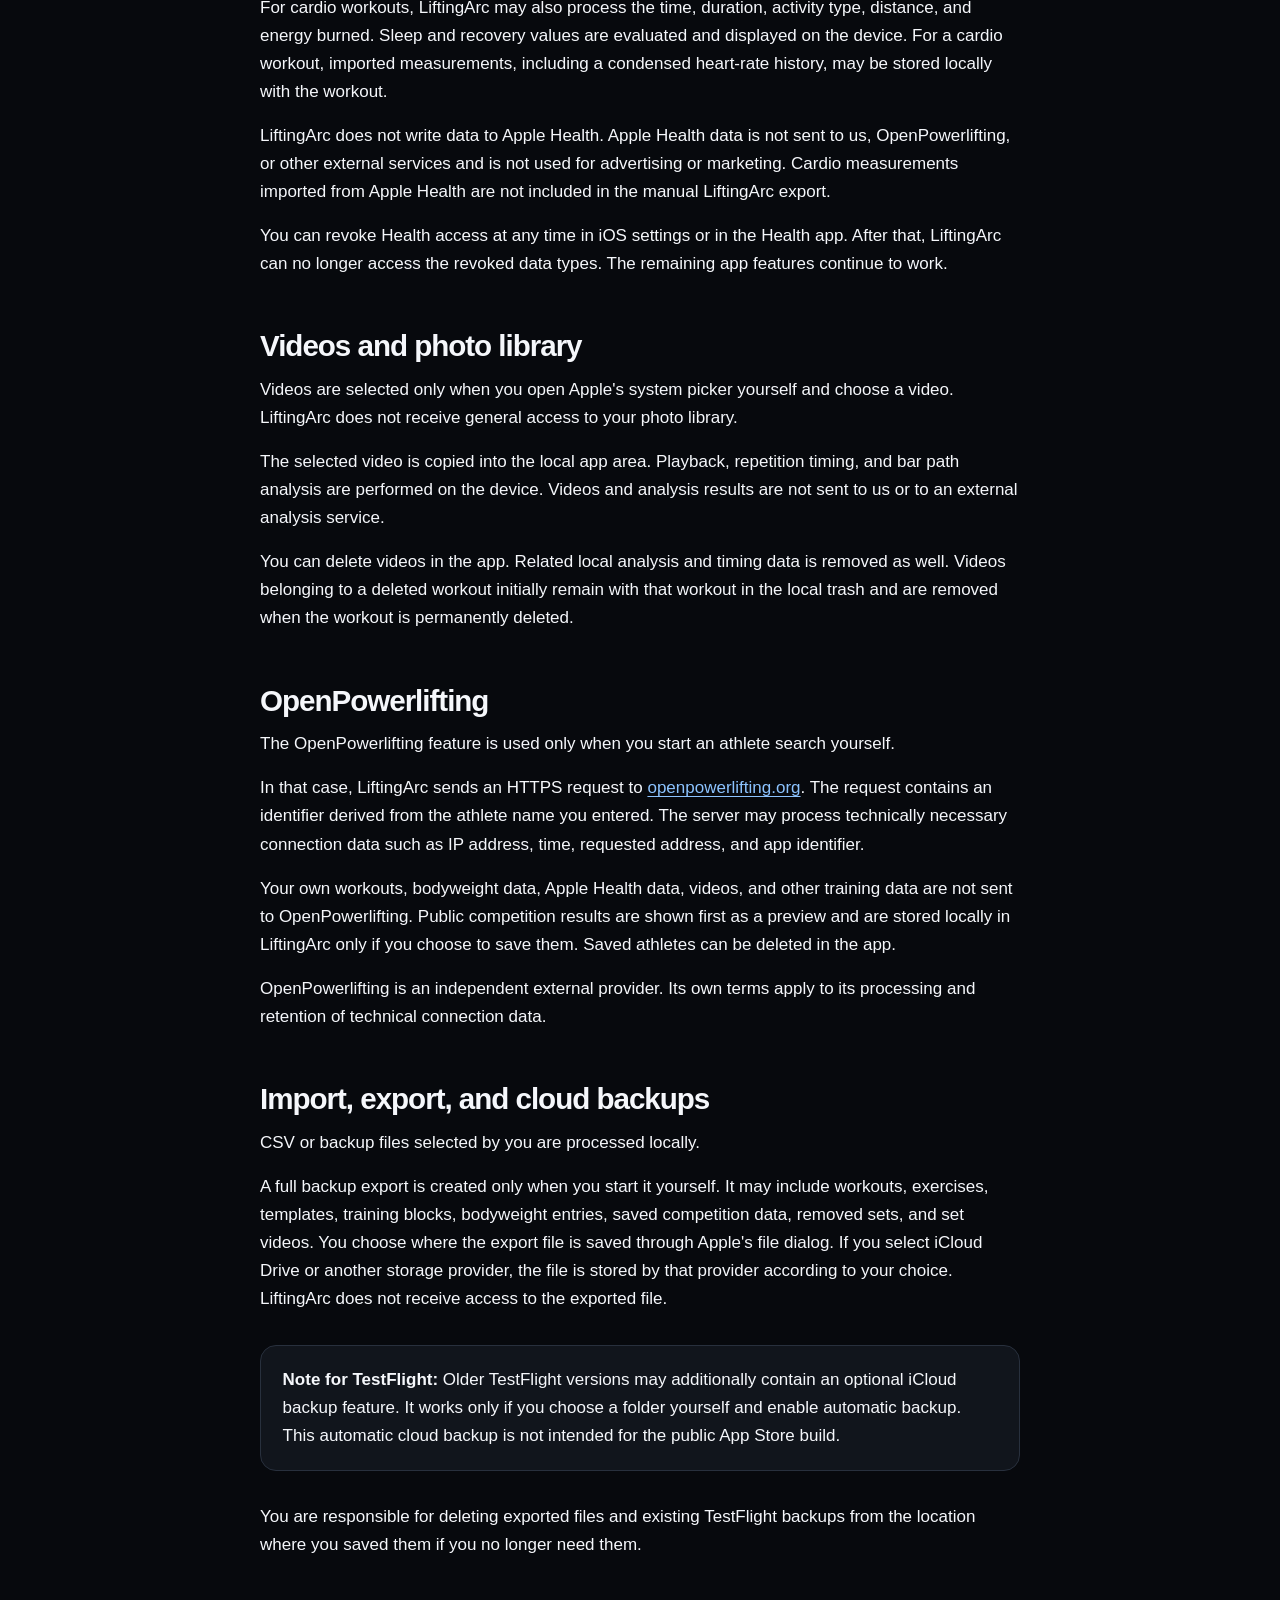
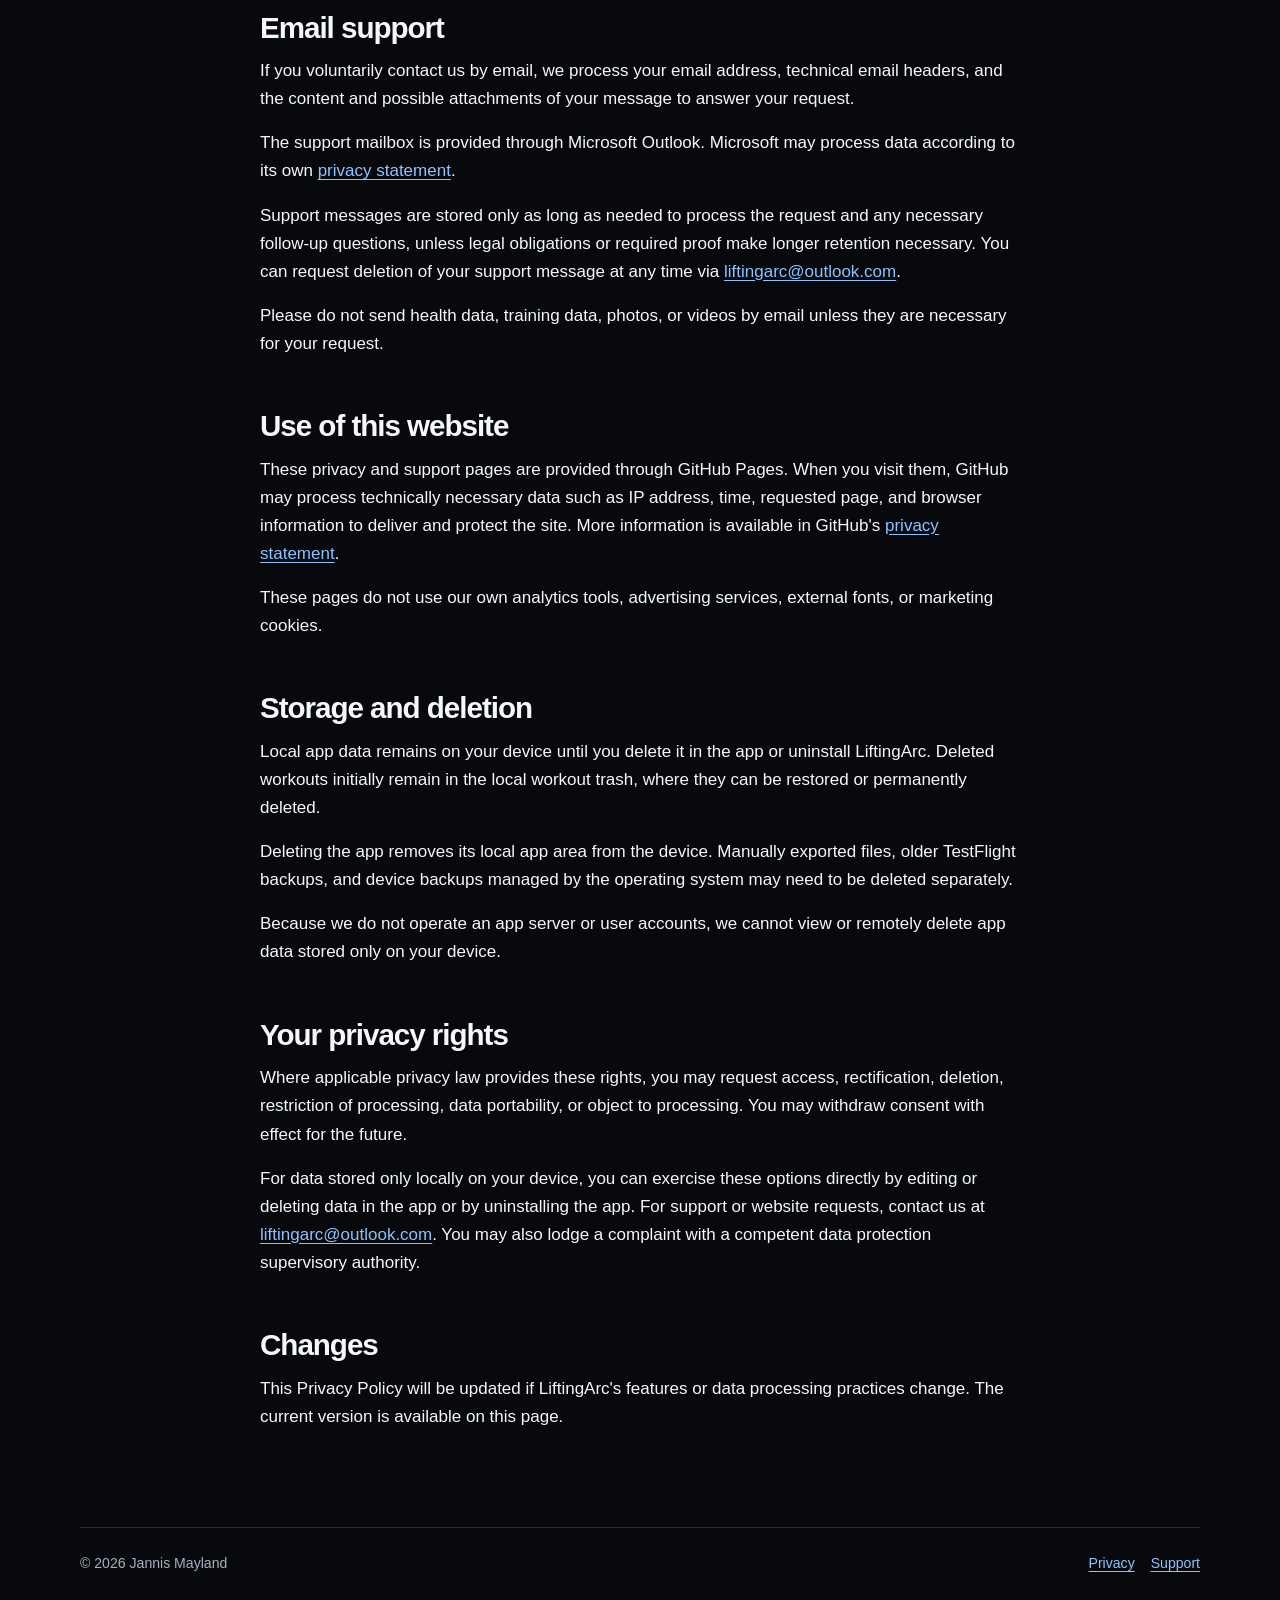
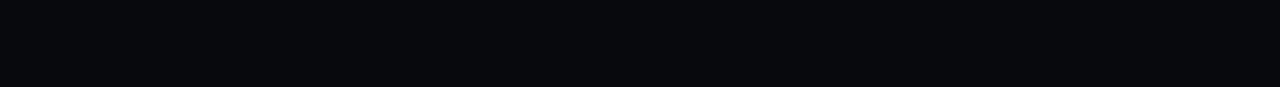
<file: privacy/en/index.html>
<!doctype html>
<html lang="en">
  <head>
    <meta charset="utf-8">
    <meta name="viewport" content="width=device-width, initial-scale=1">
    <meta name="description" content="Privacy Policy for the iOS app LiftingArc.">
    <meta name="referrer" content="no-referrer">
    <link rel="alternate" hreflang="de" href="https://jamay5555.github.io/liftingarc/privacy/">
    <link rel="alternate" hreflang="en" href="https://jamay5555.github.io/liftingarc/privacy/en/">
    <title>Privacy Policy – LiftingArc</title>
    <link rel="icon" href="../../app-icon.png" type="image/png">
    <link rel="stylesheet" href="../../styles.css?v=20261012-6">
  </head>
  <body class="document">
    <a class="skip-link" href="#content">Skip to content</a>
    <header class="site-header">
      <a class="brand" href="../../en/" aria-label="LiftingArc home">
        <img src="../../app-icon.png" alt="" width="38" height="38">
        <span>LiftingArc</span>
      </a>
      <div class="header-actions">
        <nav class="language-switch" aria-label="Select language">
          <a href="../" lang="de">Deutsch</a>
          <span aria-hidden="true">|</span>
          <a href="./" aria-current="page">English</a>
        </nav>
        <nav class="site-nav" aria-label="Main navigation">
          <a href="./" aria-current="page">Privacy</a>
          <a href="../../support/en/">Support</a>
        </nav>
      </div>
    </header>

    <main id="content">
      <p class="eyebrow">Privacy</p>
      <h1>Privacy Policy for LiftingArc</h1>
      <p class="meta">Last updated: August 15, 2026</p>

      <h2>Controller</h2>
      <p>
        Jannis Mayland<br>
        Email: <a href="mailto:liftingarc@outlook.com">liftingarc@outlook.com</a>
      </p>

      <h2>Basic principle</h2>
      <p>
        LiftingArc works without a user account. The app does not contain advertising, analytics SDKs, advertising SDKs, or tracking. We do not operate an app server. We do not receive your training, bodyweight, health, or video data.
      </p>
      <p>
        The only exceptions are an OpenPowerlifting search that you intentionally start, an export that you create yourself, and voluntary email support contact. These cases are explained below.
      </p>

      <h2>Locally stored app data</h2>
      <p>LiftingArc stores data you enter, select, or import in the protected app area on your device. This may include:</p>
      <ul>
        <li>workouts, exercises, sets, weights, repetitions, duration, and RPE</li>
        <li>training notes, templates, and training blocks</li>
        <li>bodyweight entries</li>
        <li>saved competition data from OpenPowerlifting</li>
        <li>selected videos and related timing or analysis data</li>
        <li>app settings</li>
      </ul>
      <p>This data is not transferred to us or to a server operated by us.</p>

      <h2>Apple Health</h2>
      <p>Using Apple Health is optional and requires your explicit permission through Apple's system dialog.</p>
      <p>With your permission, LiftingArc reads the following data:</p>
      <ul>
        <li>workouts</li>
        <li>sleep times and sleep stages</li>
        <li>heart rate and resting heart rate</li>
        <li>heart rate variability (HRV)</li>
        <li>active energy and steps</li>
      </ul>
      <p>
        For cardio workouts, LiftingArc may also process the time, duration, activity type, distance, and energy burned. Sleep and recovery values are evaluated and displayed on the device. For a cardio workout, imported measurements, including a condensed heart-rate history, may be stored locally with the workout.
      </p>
      <p>
        LiftingArc does not write data to Apple Health. Apple Health data is not sent to us, OpenPowerlifting, or other external services and is not used for advertising or marketing. Cardio measurements imported from Apple Health are not included in the manual LiftingArc export.
      </p>
      <p>
        You can revoke Health access at any time in iOS settings or in the Health app. After that, LiftingArc can no longer access the revoked data types. The remaining app features continue to work.
      </p>

      <h2>Videos and photo library</h2>
      <p>
        Videos are selected only when you open Apple's system picker yourself and choose a video. LiftingArc does not receive general access to your photo library.
      </p>
      <p>
        The selected video is copied into the local app area. Playback, repetition timing, and bar path analysis are performed on the device. Videos and analysis results are not sent to us or to an external analysis service.
      </p>
      <p>
        You can delete videos in the app. Related local analysis and timing data is removed as well. Videos belonging to a deleted workout initially remain with that workout in the local trash and are removed when the workout is permanently deleted.
      </p>

      <h2>OpenPowerlifting</h2>
      <p>The OpenPowerlifting feature is used only when you start an athlete search yourself.</p>
      <p>
        In that case, LiftingArc sends an HTTPS request to <a href="https://www.openpowerlifting.org/">openpowerlifting.org</a>. The request contains an identifier derived from the athlete name you entered. The server may process technically necessary connection data such as IP address, time, requested address, and app identifier.
      </p>
      <p>
        Your own workouts, bodyweight data, Apple Health data, videos, and other training data are not sent to OpenPowerlifting. Public competition results are shown first as a preview and are stored locally in LiftingArc only if you choose to save them. Saved athletes can be deleted in the app.
      </p>
      <p>OpenPowerlifting is an independent external provider. Its own terms apply to its processing and retention of technical connection data.</p>

      <h2>Import, export, and cloud backups</h2>
      <p>CSV or backup files selected by you are processed locally.</p>
      <p>
        A full backup export is created only when you start it yourself. It may include workouts, exercises, templates, training blocks, bodyweight entries, saved competition data, removed sets, and set videos. You choose where the export file is saved through Apple's file dialog. If you select iCloud Drive or another storage provider, the file is stored by that provider according to your choice. LiftingArc does not receive access to the exported file.
      </p>
      <div class="notice">
        <p><strong>Note for TestFlight:</strong> Older TestFlight versions may additionally contain an optional iCloud backup feature. It works only if you choose a folder yourself and enable automatic backup. This automatic cloud backup is not intended for the public App Store build.</p>
      </div>
      <p>You are responsible for deleting exported files and existing TestFlight backups from the location where you saved them if you no longer need them.</p>

      <h2>Email support</h2>
      <p>
        If you voluntarily contact us by email, we process your email address, technical email headers, and the content and possible attachments of your message to answer your request.
      </p>
      <p>
        The support mailbox is provided through Microsoft Outlook. Microsoft may process data according to its own <a href="https://privacy.microsoft.com/en-us/privacystatement">privacy statement</a>.
      </p>
      <p>
        Support messages are stored only as long as needed to process the request and any necessary follow-up questions, unless legal obligations or required proof make longer retention necessary. You can request deletion of your support message at any time via <a href="mailto:liftingarc@outlook.com">liftingarc@outlook.com</a>.
      </p>
      <p>Please do not send health data, training data, photos, or videos by email unless they are necessary for your request.</p>

      <h2>Use of this website</h2>
      <p>
        These privacy and support pages are provided through GitHub Pages. When you visit them, GitHub may process technically necessary data such as IP address, time, requested page, and browser information to deliver and protect the site. More information is available in GitHub's <a href="https://docs.github.com/en/site-policy/privacy-policies/github-general-privacy-statement">privacy statement</a>.
      </p>
      <p>These pages do not use our own analytics tools, advertising services, external fonts, or marketing cookies.</p>

      <h2>Storage and deletion</h2>
      <p>
        Local app data remains on your device until you delete it in the app or uninstall LiftingArc. Deleted workouts initially remain in the local workout trash, where they can be restored or permanently deleted.
      </p>
      <p>
        Deleting the app removes its local app area from the device. Manually exported files, older TestFlight backups, and device backups managed by the operating system may need to be deleted separately.
      </p>
      <p>Because we do not operate an app server or user accounts, we cannot view or remotely delete app data stored only on your device.</p>

      <h2>Your privacy rights</h2>
      <p>
        Where applicable privacy law provides these rights, you may request access, rectification, deletion, restriction of processing, data portability, or object to processing. You may withdraw consent with effect for the future.
      </p>
      <p>
        For data stored only locally on your device, you can exercise these options directly by editing or deleting data in the app or by uninstalling the app. For support or website requests, contact us at <a href="mailto:liftingarc@outlook.com">liftingarc@outlook.com</a>. You may also lodge a complaint with a competent data protection supervisory authority.
      </p>

      <h2>Changes</h2>
      <p>This Privacy Policy will be updated if LiftingArc's features or data processing practices change. The current version is available on this page.</p>
    </main>

    <a class="app-store-cta" href="https://apps.apple.com/app/liftingarc/id6760977262" aria-label="Download LiftingArc on the App Store">
      <img src="../../app-icon.png" alt="" width="40" height="40">
      <span class="app-store-cta-copy"><span>Download free on the</span><strong>App Store</strong></span>
      <span class="app-store-cta-arrow" aria-hidden="true">›</span>
    </a>

    <footer class="site-footer">
      <p>© 2026 Jannis Mayland</p>
      <nav aria-label="Legal links">
        <a href="./" aria-current="page">Privacy</a>
        <a href="../../support/en/">Support</a>
      </nav>
    </footer>
  </body>
</html>
</file>
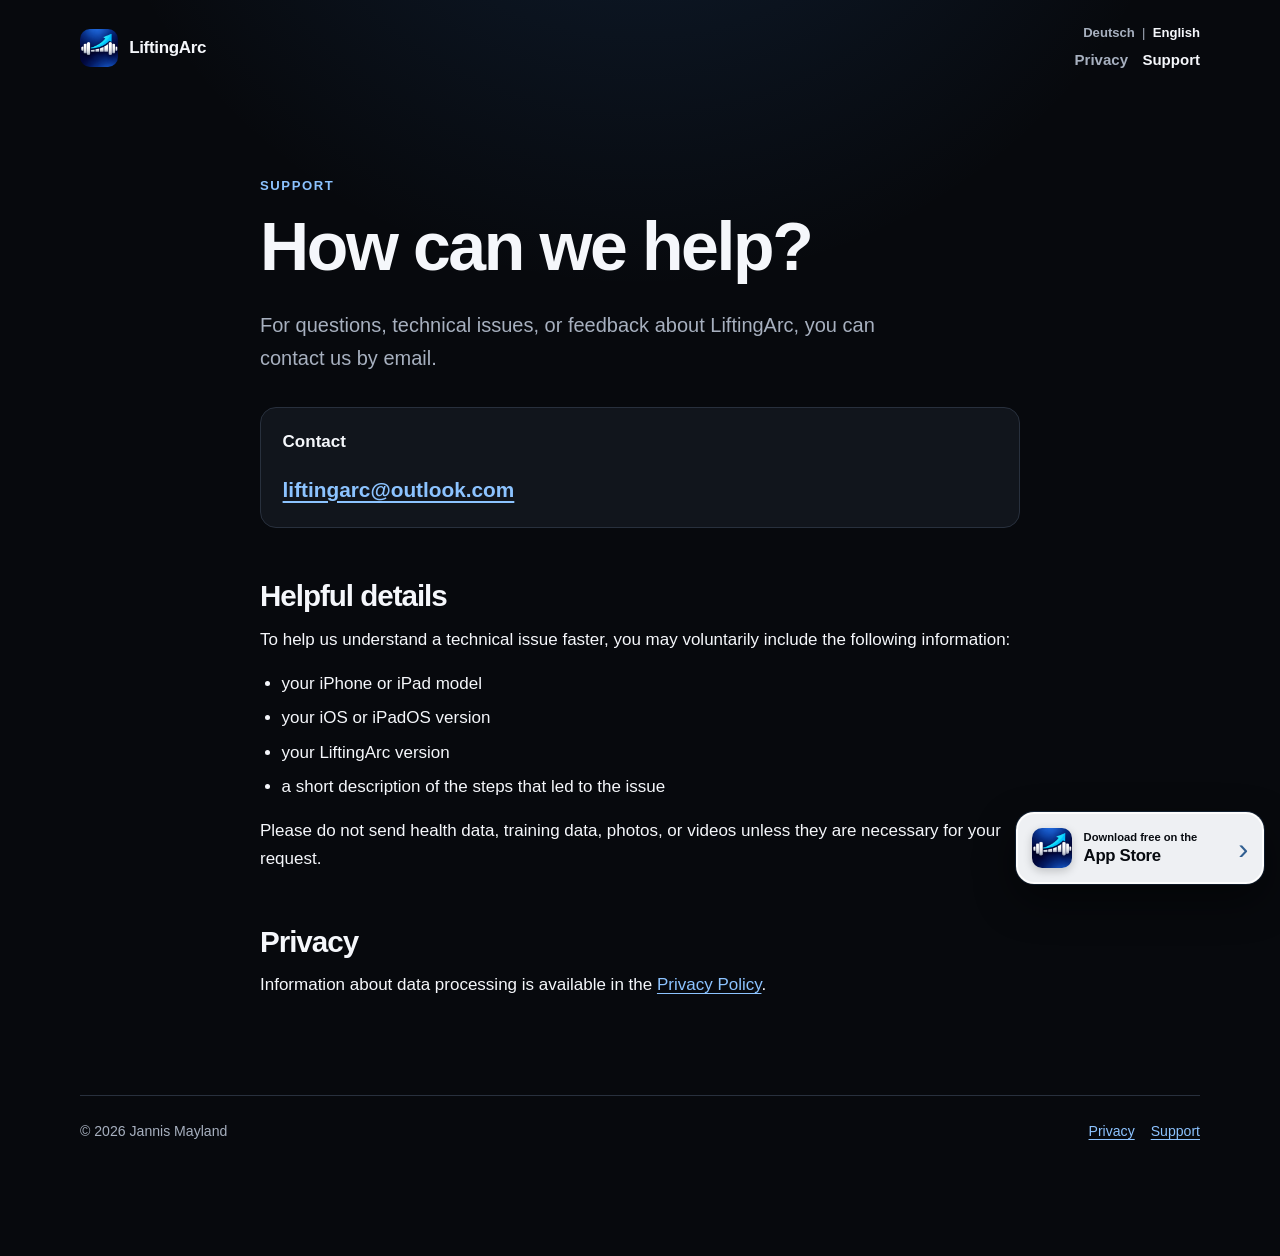
<file: support/en/index.html>
<!doctype html>
<html lang="en">
  <head>
    <meta charset="utf-8">
    <meta name="viewport" content="width=device-width, initial-scale=1">
    <meta name="description" content="Support and contact for the iOS app LiftingArc.">
    <meta name="referrer" content="no-referrer">
    <link rel="alternate" hreflang="de" href="https://jamay5555.github.io/liftingarc/support/">
    <link rel="alternate" hreflang="en" href="https://jamay5555.github.io/liftingarc/support/en/">
    <title>Support – LiftingArc</title>
    <link rel="icon" href="../../app-icon.png" type="image/png">
    <link rel="stylesheet" href="../../styles.css?v=20261012-6">
  </head>
  <body class="document">
    <a class="skip-link" href="#content">Skip to content</a>
    <header class="site-header">
      <a class="brand" href="../../en/" aria-label="LiftingArc home">
        <img src="../../app-icon.png" alt="" width="38" height="38">
        <span>LiftingArc</span>
      </a>
      <div class="header-actions">
        <nav class="language-switch" aria-label="Select language">
          <a href="../" lang="de">Deutsch</a>
          <span aria-hidden="true">|</span>
          <a href="./" aria-current="page">English</a>
        </nav>
        <nav class="site-nav" aria-label="Main navigation">
          <a href="../../privacy/en/">Privacy</a>
          <a href="./" aria-current="page">Support</a>
        </nav>
      </div>
    </header>

    <main id="content">
      <p class="eyebrow">Support</p>
      <h1>How can we help?</h1>
      <p class="lead">For questions, technical issues, or feedback about LiftingArc, you can contact us by email.</p>

      <div class="contact-card">
        <p><strong>Contact</strong></p>
        <p><a class="contact-link" href="mailto:liftingarc@outlook.com">liftingarc@outlook.com</a></p>
      </div>

      <h2>Helpful details</h2>
      <p>To help us understand a technical issue faster, you may voluntarily include the following information:</p>
      <ul>
        <li>your iPhone or iPad model</li>
        <li>your iOS or iPadOS version</li>
        <li>your LiftingArc version</li>
        <li>a short description of the steps that led to the issue</li>
      </ul>
      <p>Please do not send health data, training data, photos, or videos unless they are necessary for your request.</p>

      <h2>Privacy</h2>
      <p>Information about data processing is available in the <a href="../../privacy/en/">Privacy Policy</a>.</p>
    </main>

    <a class="app-store-cta" href="https://apps.apple.com/app/liftingarc/id6760977262" aria-label="Download LiftingArc on the App Store">
      <img src="../../app-icon.png" alt="" width="40" height="40">
      <span class="app-store-cta-copy"><span>Download free on the</span><strong>App Store</strong></span>
      <span class="app-store-cta-arrow" aria-hidden="true">›</span>
    </a>

    <footer class="site-footer">
      <p>© 2026 Jannis Mayland</p>
      <nav aria-label="Legal links">
        <a href="../../privacy/en/">Privacy</a>
        <a href="./" aria-current="page">Support</a>
      </nav>
    </footer>
  </body>
</html>
</file>
<file: styles.css>
:root {
  color-scheme: dark;
  --background: #07090d;
  --surface: #11151c;
  --surface-raised: #171c25;
  --surface-soft: #0d1118;
  --border: #28303d;
  --text: #f5f7fb;
  --muted: #a7b0bf;
  --accent: #5aa7ff;
  --accent-strong: #8cc3ff;
  --success: #62d68b;
  --max-width: 1120px;
  --document-width: 760px;
}

* {
  box-sizing: border-box;
}

html {
  background: var(--background);
  scroll-behavior: smooth;
}

body {
  min-height: 100vh;
  margin: 0;
  background:
    radial-gradient(circle at 50% -18rem, rgba(55, 130, 220, 0.19), transparent 36rem),
    var(--background);
  color: var(--text);
  font-family: -apple-system, BlinkMacSystemFont, "SF Pro Text", "Segoe UI", sans-serif;
  font-size: 17px;
  line-height: 1.65;
  -webkit-font-smoothing: antialiased;
}

a {
  color: var(--accent-strong);
  text-underline-offset: 0.18em;
}

a:hover {
  color: #c2dfff;
}

a:focus-visible {
  border-radius: 5px;
  outline: 3px solid var(--accent);
  outline-offset: 4px;
}

.skip-link {
  position: absolute;
  top: -5rem;
  left: 1rem;
  z-index: 10;
  padding: 0.7rem 1rem;
  border-radius: 10px;
  background: var(--text);
  color: var(--background);
  font-weight: 700;
}

.skip-link:focus {
  top: 1rem;
}

.site-header,
.site-footer,
main {
  width: min(calc(100% - 2rem), var(--max-width));
  margin-inline: auto;
}

.site-header {
  display: flex;
  align-items: center;
  justify-content: space-between;
  gap: 1rem;
  padding-block: 1.4rem;
}

.brand {
  display: inline-flex;
  align-items: center;
  gap: 0.7rem;
  color: var(--text);
  font-weight: 750;
  letter-spacing: -0.02em;
  text-decoration: none;
}

.brand img {
  width: 38px;
  height: 38px;
  border-radius: 10px;
}

.header-actions {
  display: grid;
  justify-items: end;
  gap: 0.25rem;
}

.site-nav,
.language-switch {
  display: flex;
  flex-wrap: wrap;
  justify-content: flex-end;
}

.site-nav {
  gap: 0.35rem 0.9rem;
}

.language-switch {
  gap: 0.2rem 0.45rem;
  color: var(--muted);
  font-size: 0.82rem;
}

.site-nav a,
.language-switch a {
  color: var(--muted);
  font-weight: 650;
  text-decoration: none;
}

.site-nav a {
  font-size: 0.94rem;
}

.language-switch a[aria-current="page"],
.site-nav a[aria-current="page"],
.site-nav a:hover,
.language-switch a:hover {
  color: var(--text);
}

main {
  padding-block: clamp(3.5rem, 10vw, 7rem) 5rem;
}

.document main {
  width: min(calc(100% - 2rem), var(--document-width));
  padding-top: clamp(2.5rem, 7vw, 5rem);
  overflow-wrap: anywhere;
}

.eyebrow {
  margin: 0 0 0.65rem;
  color: var(--accent-strong);
  font-size: 0.82rem;
  font-weight: 800;
  letter-spacing: 0.12em;
  text-transform: uppercase;
}

h1,
h2 {
  line-height: 1.15;
  letter-spacing: -0.035em;
  text-wrap: balance;
}

h1 {
  max-width: 15ch;
  margin: 0;
  font-size: clamp(2.55rem, 9vw, 5rem);
}

.document h1 {
  max-width: 18ch;
  font-size: clamp(2.35rem, 7vw, 4.25rem);
}

h2 {
  margin: 3.2rem 0 0.8rem;
  font-size: clamp(1.45rem, 4vw, 1.85rem);
}

p,
ul {
  margin-block: 0 1rem;
}

ul {
  padding-left: 1.35rem;
}

li + li {
  margin-top: 0.4rem;
}

.lead {
  max-width: 58ch;
  margin-top: 1.5rem;
  color: var(--muted);
  font-size: clamp(1.08rem, 2.5vw, 1.25rem);
}

.action-grid {
  display: grid;
  grid-template-columns: repeat(2, minmax(0, 1fr));
  gap: 1rem;
  margin-top: 3rem;
}

.action-card {
  min-height: 190px;
  padding: 1.4rem;
  border: 1px solid var(--border);
  border-radius: 20px;
  background: linear-gradient(145deg, var(--surface-raised), var(--surface));
  color: var(--text);
  text-decoration: none;
}

.action-card:hover {
  border-color: #3f6f9f;
  color: var(--text);
}

.action-card span {
  display: block;
}

.action-card .card-title {
  margin-bottom: 0.55rem;
  font-size: 1.25rem;
  font-weight: 750;
  letter-spacing: -0.02em;
}

.action-card .card-copy {
  color: var(--muted);
  font-size: 0.96rem;
}

.action-card .card-arrow {
  margin-top: 1.4rem;
  color: var(--accent-strong);
  font-weight: 750;
}

.landing main {
  padding-block: 2rem 7rem;
}

.hero {
  display: grid;
  grid-template-columns: minmax(0, 1.04fr) minmax(380px, 0.96fr);
  align-items: center;
  gap: clamp(2.5rem, 7vw, 6.5rem);
  min-height: min(760px, calc(100vh - 100px));
  padding-block: clamp(3rem, 8vw, 6.5rem);
}

/* Prevent a cached older landing page from exposing its retired mockup unstyled. */
.app-visual {
  display: none;
}

.hero:has(.app-visual) {
  grid-template-columns: 1fr;
  min-height: 0;
}

.hero:has(.app-visual) .hero-copy {
  max-width: 780px;
}

/* Keep retired overview markup hidden if an older page is served from cache. */
.quick-facts {
  display: none;
}

.hero-copy h1 {
  max-width: 13ch;
  font-size: clamp(3rem, 6.8vw, 5.8rem);
}

.hero-copy .lead {
  max-width: 52ch;
}

.hero-tags,
.hero-actions {
  display: flex;
  flex-wrap: wrap;
  gap: 0.7rem;
}

.hero-tags {
  margin-top: 1.7rem;
}

.hero-tags span {
  padding: 0.42rem 0.75rem;
  border: 1px solid rgba(140, 195, 255, 0.2);
  border-radius: 999px;
  background: rgba(90, 167, 255, 0.07);
  color: #cfe6ff;
  font-size: 0.8rem;
  font-weight: 700;
  letter-spacing: 0.01em;
}

.hero-actions {
  margin-top: 2rem;
}

.button {
  display: inline-flex;
  min-height: 48px;
  align-items: center;
  justify-content: center;
  padding: 0.72rem 1.05rem;
  border: 1px solid transparent;
  border-radius: 13px;
  font-size: 0.94rem;
  font-weight: 760;
  text-decoration: none;
}

.button-primary {
  background: var(--accent);
  color: #06111d;
  box-shadow: 0 10px 30px rgba(57, 142, 238, 0.2);
}

.button-primary:hover {
  background: #7abaff;
  color: #06111d;
}

.button-secondary {
  border-color: var(--border);
  background: var(--surface);
  color: var(--text);
}

.button-secondary:hover {
  border-color: #526071;
  color: var(--text);
}

.concept-visual {
  position: relative;
  padding: clamp(2rem, 5vw, 3.5rem);
  overflow: hidden;
  border: 1px solid rgba(140, 195, 255, 0.18);
  border-radius: 28px;
  background: rgba(13, 17, 24, 0.72);
}

.concept-visual::before {
  position: absolute;
  top: -28%;
  right: -12%;
  width: 72%;
  aspect-ratio: 1;
  border: 1px solid rgba(90, 167, 255, 0.12);
  border-radius: 50%;
  content: "";
  pointer-events: none;
}

.concept-loop {
  position: relative;
  display: grid;
  gap: 0;
}

.concept-loop::before {
  position: absolute;
  top: 1.4rem;
  bottom: 1.4rem;
  left: 1.4rem;
  width: 1px;
  background: linear-gradient(var(--accent), rgba(90, 167, 255, 0.16));
  content: "";
}

.concept-step {
  position: relative;
  display: grid;
  min-height: 92px;
  grid-template-columns: 2.8rem 1fr;
  align-items: center;
  gap: 1rem;
}

.concept-step span {
  z-index: 1;
  display: grid;
  width: 2.8rem;
  height: 2.8rem;
  place-items: center;
  border: 1px solid rgba(140, 195, 255, 0.34);
  border-radius: 50%;
  background: var(--surface-soft);
  color: var(--accent-strong);
  font-size: 0.7rem;
  font-weight: 800;
}

.concept-step strong {
  font-size: clamp(1.3rem, 3vw, 1.85rem);
  letter-spacing: -0.025em;
}

.concept-visual > p {
  max-width: 28ch;
  margin: 1.25rem 0 0 3.8rem;
  color: var(--muted);
  font-size: 0.92rem;
}

.section-block {
  padding-block: clamp(3rem, 7vw, 5rem);
  scroll-margin-top: 1rem;
}

.section-heading {
  max-width: 730px;
  margin-bottom: 2.4rem;
}

.section-heading h2,
.privacy-panel h2,
.closing-section h2 {
  max-width: 18ch;
  margin: 0;
  font-size: clamp(2.3rem, 5vw, 4.5rem);
}

.section-heading > p:last-child,
.closing-section > p:not(.eyebrow) {
  max-width: 58ch;
  margin-top: 1rem;
  color: var(--muted);
  font-size: 1.05rem;
}

.feature-grid {
  display: grid;
  grid-template-columns: repeat(12, minmax(0, 1fr));
  gap: 1rem;
}

.feature-card {
  position: relative;
  grid-column: span 5;
  min-height: 280px;
  padding: clamp(1.4rem, 3vw, 2rem);
  overflow: hidden;
  border: 1px solid var(--border);
  border-radius: 24px;
  background: linear-gradient(145deg, rgba(24, 30, 40, 0.96), rgba(13, 17, 24, 0.98));
}

.feature-card:nth-child(3) {
  grid-column: 1 / -1;
  min-height: 220px;
}

.feature-card-large {
  grid-column: span 7;
}

.feature-card-wide {
  display: grid;
  grid-column: 1 / -1;
  grid-template-columns: 1.25fr 0.75fr;
  align-items: center;
  gap: 2rem;
  min-height: 320px;
}

.feature-card-wide > .feature-index {
  grid-column: 1 / -1;
}

.feature-card h3,
.workflow-grid h3 {
  max-width: 22ch;
  margin: 0.8rem 0 0.7rem;
  font-size: clamp(1.35rem, 3vw, 1.85rem);
  line-height: 1.15;
  letter-spacing: -0.025em;
}

.feature-card p,
.workflow-grid p,
.privacy-copy p {
  color: var(--muted);
}

.feature-card .feature-detail {
  color: #c7d0dc;
  font-size: 0.93rem;
}

.feature-index {
  display: inline-grid;
  width: 2.3rem;
  height: 2.3rem;
  place-items: center;
  border: 1px solid rgba(90, 167, 255, 0.22);
  border-radius: 10px;
  background: rgba(90, 167, 255, 0.08);
  color: var(--accent-strong);
  font-size: 0.72rem;
  font-weight: 800;
}

.check-list {
  padding: 0;
  list-style: none;
}

.check-list li {
  position: relative;
  padding-left: 1.55rem;
  color: #d8dee8;
  font-size: 0.9rem;
}

.check-list li::before {
  position: absolute;
  left: 0;
  color: var(--success);
  content: "✓";
  font-weight: 800;
}

.topic-list {
  display: grid;
  gap: 0;
  margin: 0;
  padding: 0;
  border-block: 1px solid var(--border);
  list-style: none;
}

.topic-list li {
  margin: 0;
  padding: 0.7rem 0;
  color: #d8dee8;
  font-size: 0.9rem;
}

.topic-list li + li {
  border-top: 1px solid var(--border);
}

.privacy-feature a {
  display: inline-block;
  margin-top: 1rem;
  font-weight: 750;
  text-decoration: none;
}

.workflow-grid {
  display: grid;
  grid-template-columns: repeat(3, 1fr);
  margin: 0;
  padding: 0;
  list-style: none;
  counter-reset: workflow;
}

.workflow-grid li {
  min-height: 230px;
  margin: 0;
  padding: 2rem;
  border-top: 1px solid var(--border);
  border-bottom: 1px solid var(--border);
}

.workflow-grid li + li {
  border-left: 1px solid var(--border);
}

.workflow-grid > li > span {
  color: var(--accent-strong);
  font-size: 0.72rem;
  font-weight: 800;
}

.privacy-panel {
  display: grid;
  grid-template-columns: 0.9fr 1.1fr;
  gap: clamp(2rem, 7vw, 6rem);
  margin-block: clamp(5rem, 12vw, 10rem);
  padding: clamp(2rem, 5vw, 4rem);
  border: 1px solid rgba(90, 167, 255, 0.22);
  border-radius: 28px;
  background: radial-gradient(circle at 0 0, rgba(90, 167, 255, 0.14), transparent 38%), #0d1219;
}

.privacy-panel h2 {
  font-size: clamp(2rem, 4.5vw, 3.7rem);
}

.privacy-copy {
  align-self: center;
}

.check-list.compact {
  margin-top: 1.4rem;
}

.closing-section {
  padding-block: clamp(3rem, 8vw, 6rem) 2rem;
}

.legal-grid {
  display: grid;
  grid-template-columns: repeat(2, 1fr);
  gap: 1rem;
  margin-top: 2.5rem;
}

.meta {
  margin: 0.9rem 0 2.5rem;
  color: var(--muted);
  font-size: 0.94rem;
}

.notice,
.contact-card {
  margin-block: 2rem;
  padding: 1.25rem 1.35rem;
  border: 1px solid var(--border);
  border-radius: 16px;
  background: var(--surface);
}

.notice p:last-child,
.contact-card p:last-child {
  margin-bottom: 0;
}

.contact-link {
  display: inline-block;
  font-size: clamp(1.05rem, 4vw, 1.3rem);
  font-weight: 750;
  overflow-wrap: anywhere;
}

.site-footer {
  display: flex;
  flex-wrap: wrap;
  justify-content: space-between;
  gap: 0.7rem 1.2rem;
  padding-block: 1.5rem calc(7rem + env(safe-area-inset-bottom));
  border-top: 1px solid var(--border);
  color: var(--muted);
  font-size: 0.88rem;
}

.site-footer p {
  margin: 0;
}

.site-footer nav {
  display: flex;
  gap: 1rem;
}

.app-store-cta {
  position: fixed;
  right: max(1rem, env(safe-area-inset-right));
  bottom: max(1rem, env(safe-area-inset-bottom));
  z-index: 20;
  display: grid;
  min-width: 248px;
  min-height: 72px;
  grid-template-columns: 40px minmax(0, 1fr) auto;
  align-items: center;
  gap: 0.75rem;
  padding: 0.68rem 0.85rem;
  border: 2px solid rgba(255, 255, 255, 0.88);
  border-radius: 18px;
  background: rgba(248, 250, 253, 0.96);
  box-shadow: 0 16px 42px rgba(0, 0, 0, 0.48), 0 0 0 1px rgba(90, 167, 255, 0.18);
  color: #080b10;
  cursor: pointer;
  line-height: 1.05;
  text-decoration: none;
  backdrop-filter: blur(14px);
}

.app-store-cta:hover {
  background: #ffffff;
  color: #080b10;
  transform: translateY(-1px);
}

.app-store-cta:active {
  transform: translateY(1px);
}

.app-store-cta img {
  width: 40px;
  height: 40px;
  border-radius: 10px;
  box-shadow: 0 3px 10px rgba(0, 0, 0, 0.2);
}

.app-store-cta-copy,
.app-store-cta-copy span,
.app-store-cta-copy strong {
  display: block;
}

.app-store-cta-copy span {
  margin-bottom: 0.18rem;
  font-size: 0.7rem;
  font-weight: 650;
}

.app-store-cta-copy strong {
  font-size: 1.05rem;
  letter-spacing: -0.02em;
}

.app-store-cta-arrow {
  color: #315f91;
  font-size: 1.9rem;
  font-weight: 450;
  line-height: 1;
}

@media (max-width: 900px) {
  .hero {
    grid-template-columns: 1fr;
    min-height: 0;
  }

  .hero-copy {
    max-width: 760px;
  }

  .feature-card,
  .feature-card-large {
    grid-column: span 6;
  }

  .feature-card:nth-child(3) {
    grid-column: 1 / -1;
  }

  .feature-card-wide {
    grid-column: 1 / -1;
  }
}

@media (max-width: 820px) {
  .feature-card,
  .feature-card-large,
  .feature-card:nth-child(3),
  .feature-card-wide {
    grid-column: 1 / -1;
  }

  .feature-card-wide {
    grid-template-columns: 1fr;
    gap: 1.25rem;
  }
}

@media (max-width: 620px) {
  .site-header {
    align-items: flex-start;
    flex-direction: column;
  }

  .header-actions,
  .site-nav,
  .language-switch {
    justify-items: start;
    justify-content: flex-start;
  }

  .action-grid {
    grid-template-columns: 1fr;
  }

  .action-card {
    min-height: 0;
  }

  .landing main {
    padding-top: 0;
  }

  .hero {
    gap: 1.5rem;
    padding-top: 1.5rem;
  }

  .hero-copy h1 {
    font-size: clamp(2.65rem, 14vw, 4rem);
  }

  .hero-tags {
    display: none;
  }

  .hero-actions .button {
    width: 100%;
  }

  .hero-actions .button-secondary {
    display: none;
  }

  .concept-visual {
    padding: 1.5rem;
  }

  .concept-step {
    min-height: 78px;
  }

  .concept-visual > p {
    margin-left: 0;
  }

  .workflow-grid,
  .legal-grid,
  .privacy-panel {
    grid-template-columns: 1fr;
  }

  .feature-card,
  .feature-card:nth-child(3),
  .feature-card-large,
  .feature-card-wide {
    display: block;
    grid-column: 1 / -1;
    min-height: 0;
  }

  .workflow-grid li {
    min-height: 0;
    padding-inline: 0;
  }

  .workflow-grid li + li {
    border-top: 0;
    border-left: 0;
  }

  .privacy-panel {
    gap: 1rem;
    padding: 1.5rem;
  }

  .app-store-cta {
    right: max(1rem, env(safe-area-inset-right));
    bottom: max(0.75rem, env(safe-area-inset-bottom));
    min-width: 226px;
    min-height: 68px;
    gap: 0.65rem;
    padding: 0.58rem 0.72rem;
  }
}

@media (prefers-reduced-motion: reduce) {
  html {
    scroll-behavior: auto;
  }
}
</file>
